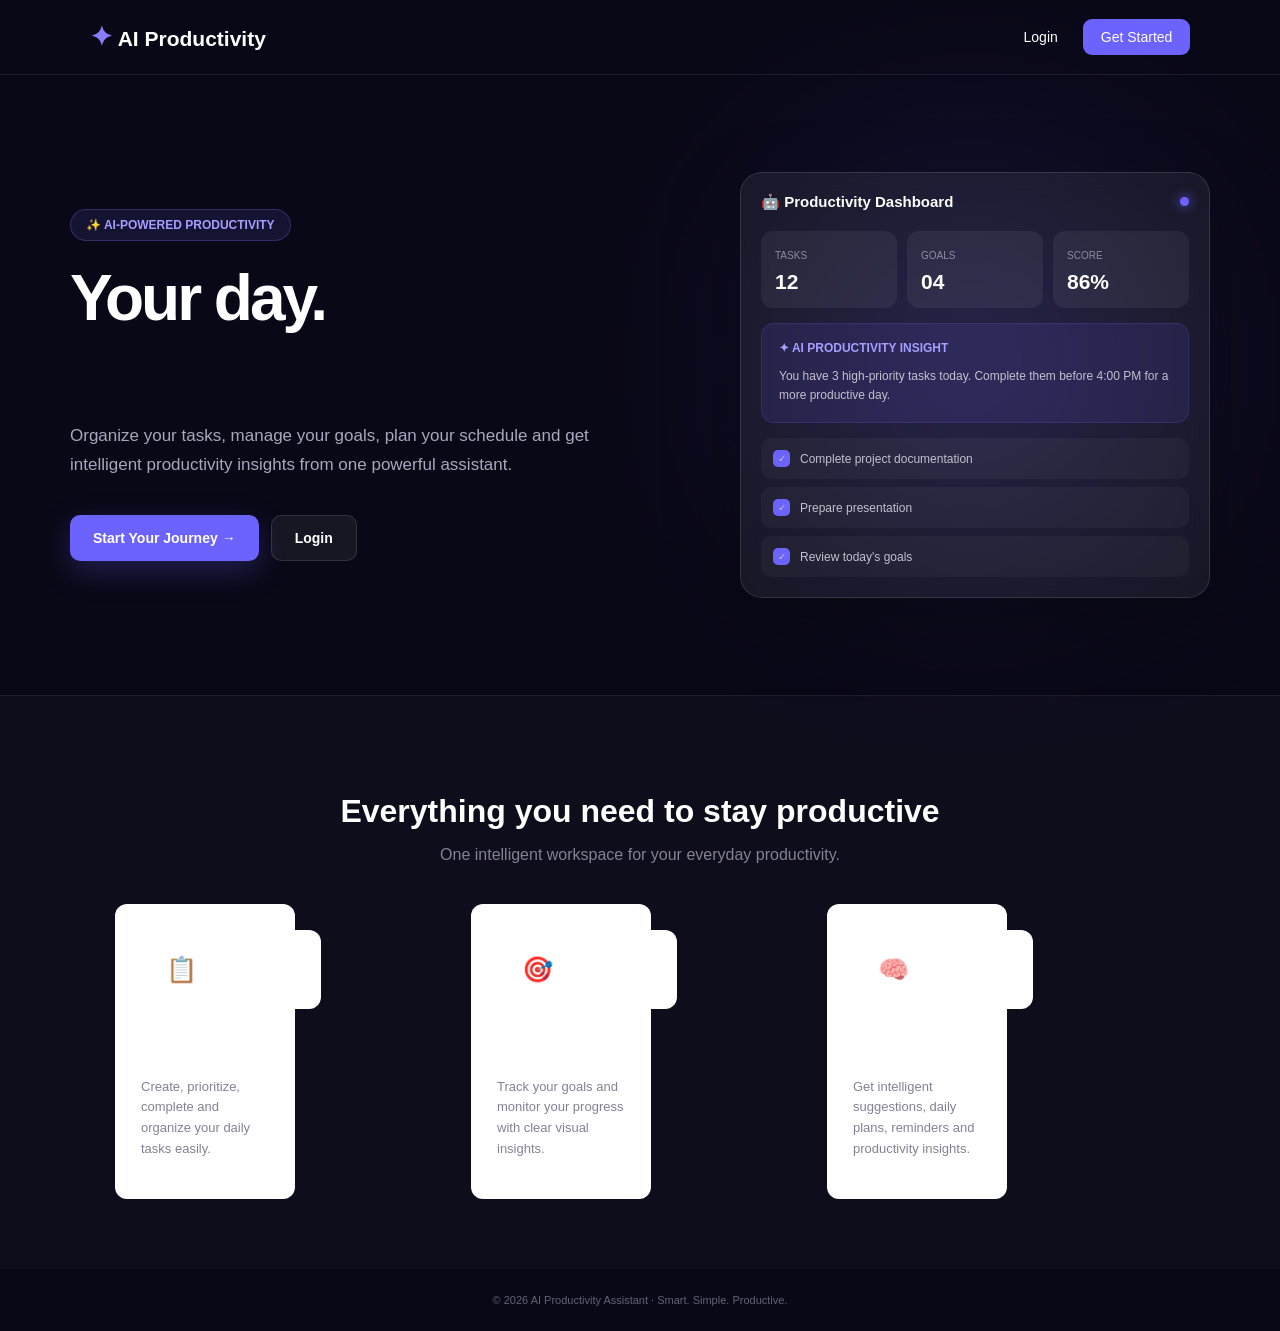
<file: frontend/index.html>
<!DOCTYPE html>
<html lang="en">

<head>
    <meta charset="UTF-8">
    <meta name="viewport" content="width=device-width, initial-scale=1.0">

    <title>AI Productivity Assistant</title>

    <link rel="stylesheet" href="style.css">

    <style>

        * {
            box-sizing: border-box;
        }

        body {
            margin: 0;
            font-family: Arial, sans-serif;
            background: #090816;
            color: white;
        }

        /* NAVBAR */

        .landing-nav {
            height: 75px;
            display: flex;
            align-items: center;
            justify-content: space-between;
            padding: 0 7%;
            border-bottom: 1px solid rgba(255,255,255,0.08);
        }

        .brand {
            font-size: 21px;
            font-weight: 700;
        }

        .brand span {
            color: #8b7cff;
            font-size: 27px;
        }

        .nav-links {
            display: flex;
            align-items: center;
            gap: 25px;
        }

        .nav-links a {
            color: #aaa7bd;
            text-decoration: none;
            font-size: 14px;
        }

        .nav-login {
            color: white !important;
        }

        .nav-register {
            background: #6c63ff;
            color: white !important;
            padding: 10px 18px;
            border-radius: 9px;
        }

        /* HERO */

        .landing-hero {
            min-height: 620px;
            display: flex;
            align-items: center;
            justify-content: space-between;
            gap: 50px;
            max-width: 1200px;
            margin: auto;
            padding: 70px 30px;
        }

        .hero-content {
            max-width: 600px;
        }

        .ai-label {
            display: inline-flex;
            align-items: center;
            gap: 8px;
            background: rgba(108,99,255,0.12);
            border: 1px solid rgba(139,124,255,0.25);
            color: #a69eff;
            padding: 8px 15px;
            border-radius: 30px;
            font-size: 12px;
            font-weight: 600;
            margin-bottom: 25px;
        }

        .hero-content h1 {
            font-size: 64px;
            line-height: 1.02;
            letter-spacing: -3px;
            margin: 0 0 25px;
        }

        .hero-content h1 span {
            background-clip: text;
            -webkit-background-clip: text;
            -webkit-text-fill-color: transparent;
            color: transparent;
        }

        .hero-content p {
            color: #aaa7bd;
            font-size: 17px;
            line-height: 1.7;
            max-width: 520px;
        }

        /* BUTTONS */

        .hero-actions {
            margin-top: 35px;
            display: flex;
            gap: 12px;
        }

        .hero-actions button {
            padding: 14px 23px;
            border-radius: 10px;
            border: none;
            font-weight: 700;
            cursor: pointer;
            font-size: 14px;
        }

        .start-btn {
            background: #6c63ff;
            color: white;
            box-shadow: 0 10px 30px rgba(108,99,255,0.25);
        }

        .start-btn:hover {
            background: #8178ff;
        }

        .login-btn {
            background: rgba(255,255,255,0.06);
            color: white;
            border: 1px solid rgba(255,255,255,0.12) !important;
        }

        /* DASHBOARD PREVIEW */

        .preview-area {
            width: 470px;
            position: relative;
        }

        .glow {
            position: absolute;
            width: 300px;
            height: 300px;
            background: #6c63ff;
            filter: blur(130px);
            opacity: 0.25;
            top: 40px;
            left: 80px;
        }

        .preview-card {
            position: relative;
            background: rgba(255,255,255,0.06);
            border: 1px solid rgba(255,255,255,0.12);
            border-radius: 22px;
            padding: 20px;
            backdrop-filter: blur(15px);
            box-shadow: 0 25px 70px rgba(0,0,0,0.35);
        }

        .preview-top {
            display: flex;
            justify-content: space-between;
            align-items: center;
            margin-bottom: 20px;
        }

        .preview-top h3 {
            margin: 0;
            font-size: 15px;
        }

        .preview-dot {
            width: 9px;
            height: 9px;
            background: #6c63ff;
            border-radius: 50%;
            box-shadow: 0 0 12px #6c63ff;
        }

        .mini-stats {
            display: grid;
            grid-template-columns: repeat(3,1fr);
            gap: 10px;
        }

        .mini-stat {
            background: rgba(255,255,255,0.06);
            padding: 14px;
            border-radius: 12px;
        }

        .mini-stat small {
            color: #8f8ba2;
            font-size: 10px;
        }

        .mini-stat strong {
            display: block;
            margin-top: 7px;
            font-size: 21px;
        }

        .ai-box {
            margin-top: 15px;
            background: rgba(108,99,255,0.12);
            border: 1px solid rgba(108,99,255,0.18);
            padding: 17px;
            border-radius: 13px;
        }

        .ai-box-title {
            color: #a69eff;
            font-size: 12px;
            font-weight: bold;
        }

        .ai-box p {
            color: #c3c0cf;
            font-size: 12px;
            line-height: 1.6;
            margin-bottom: 0;
        }

        .task-preview {
            margin-top: 15px;
        }

        .task-line {
            display: flex;
            align-items: center;
            gap: 10px;
            background: rgba(255,255,255,0.04);
            padding: 12px;
            border-radius: 10px;
            margin-top: 8px;
            font-size: 12px;
            color: #c3c0cf;
        }

        .check {
            width: 17px;
            height: 17px;
            border-radius: 5px;
            background: #6c63ff;
            display: flex;
            align-items: center;
            justify-content: center;
            font-size: 10px;
        }

        /* FEATURES */

        .features-section {
            background: #0e0d1c;
            padding: 70px 7%;
            text-align: center;
            border-top: 1px solid rgba(255,255,255,0.06);
        }

        .features-section h2 {
            font-size: 32px;
            margin-bottom: 10px;
        }

        .features-section > p {
            color: #858194;
            margin-bottom: 40px;
        }

        .features {
            max-width: 1050px;
            margin: auto;
            display: grid;
            grid-template-columns: repeat(3,1fr);
            gap: 18px;
        }

        .feature {
            text-align: left;
            padding: 25px;
            background: rgba(255,255,255,0.035);
            border: 1px solid rgba(255,255,255,0.08);
            border-radius: 16px;
            transition: 0.25s;
        }

        .feature:hover {
            transform: translateY(-5px);
            border-color: rgba(139,124,255,0.4);
        }

        .feature-icon {
            font-size: 25px;
            margin-bottom: 15px;
        }

        .feature h3 {
            font-size: 16px;
        }

        .feature p {
            color: #858194;
            font-size: 13px;
            line-height: 1.6;
        }

        /* FOOTER */

        .landing-footer {
            text-align: center;
            padding: 25px;
            background: #090816;
            color: #656274;
            font-size: 11px;
        }

        /* RESPONSIVE */

        @media(max-width: 850px) {

            .landing-hero {
                flex-direction: column;
                text-align: center;
            }

            .hero-content p {
                margin: auto;
            }

            .hero-actions {
                justify-content: center;
            }

            .preview-area {
                width: 100%;
                max-width: 470px;
            }

            .features {
                grid-template-columns: 1fr;
            }

            .hero-content h1 {
                font-size: 45px;
            }

        }

        @media(max-width: 500px) {

            .nav-links a:not(.nav-register) {
                display: none;
            }

            .landing-nav {
                padding: 0 20px;
            }

            .hero-content h1 {
                font-size: 38px;
            }

            .mini-stats {
                grid-template-columns: 1fr;
            }

        }

    </style>
</head>

<body>

    <!-- NAVBAR -->

    <nav class="landing-nav">

        <div class="brand">
            <span>✦</span> AI Productivity
        </div>

        <div class="nav-links">

            <a href="login.html" class="nav-login">
                Login
            </a>

            <a href="register.html" class="nav-register">
                Get Started
            </a>

        </div>

    </nav>


    <!-- HERO -->

    <section class="landing-hero">

        <div class="hero-content">

            <div class="ai-label">
                ✨ AI-POWERED PRODUCTIVITY
            </div>

            <h1>
                Your day.<br>
                <span>Powered by AI.</span>
            </h1>

            <p>
                Organize your tasks, manage your goals, plan your
                schedule and get intelligent productivity insights
                from one powerful assistant.
            </p>

            <div class="hero-actions">

                <button class="start-btn"
                    onclick="location.href='register.html'">
                    Start Your Journey →
                </button>

                <button class="login-btn"
                    onclick="location.href='login.html'">
                    Login
                </button>

            </div>

        </div>


        <!-- APP PREVIEW -->

        <div class="preview-area">

            <div class="glow"></div>

            <div class="preview-card">

                <div class="preview-top">

                    <h3>🤖 Productivity Dashboard</h3>

                    <div class="preview-dot"></div>

                </div>


                <div class="mini-stats">

                    <div class="mini-stat">
                        <small>TASKS</small>
                        <strong>12</strong>
                    </div>

                    <div class="mini-stat">
                        <small>GOALS</small>
                        <strong>04</strong>
                    </div>

                    <div class="mini-stat">
                        <small>SCORE</small>
                        <strong>86%</strong>
                    </div>

                </div>


                <div class="ai-box">

                    <div class="ai-box-title">
                        ✦ AI PRODUCTIVITY INSIGHT
                    </div>

                    <p>
                        You have 3 high-priority tasks today.
                        Complete them before 4:00 PM for a more
                        productive day.
                    </p>

                </div>


                <div class="task-preview">

                    <div class="task-line">
                        <div class="check">✓</div>
                        Complete project documentation
                    </div>

                    <div class="task-line">
                        <div class="check">✓</div>
                        Prepare presentation
                    </div>

                    <div class="task-line">
                        <div class="check">✓</div>
                        Review today's goals
                    </div>

                </div>

            </div>

        </div>

    </section>


    <!-- FEATURES -->

    <section class="features-section">

        <h2>Everything you need to stay productive</h2>

        <p>
            One intelligent workspace for your everyday productivity.
        </p>


        <div class="features">

            <div class="feature">

                <div class="feature-icon">📋</div>

                <h3>Smart Task Management</h3>

                <p>
                    Create, prioritize, complete and organize
                    your daily tasks easily.
                </p>

            </div>


            <div class="feature">

                <div class="feature-icon">🎯</div>

                <h3>Goals & Progress</h3>

                <p>
                    Track your goals and monitor your progress
                    with clear visual insights.
                </p>

            </div>


            <div class="feature">

                <div class="feature-icon">🧠</div>

                <h3>AI Productivity Assistant</h3>

                <p>
                    Get intelligent suggestions, daily plans,
                    reminders and productivity insights.
                </p>

            </div>

        </div>

    </section>


    <footer class="landing-footer">

        © 2026 AI Productivity Assistant
        · Smart. Simple. Productive.

    </footer>


</body>

</html>
</file>
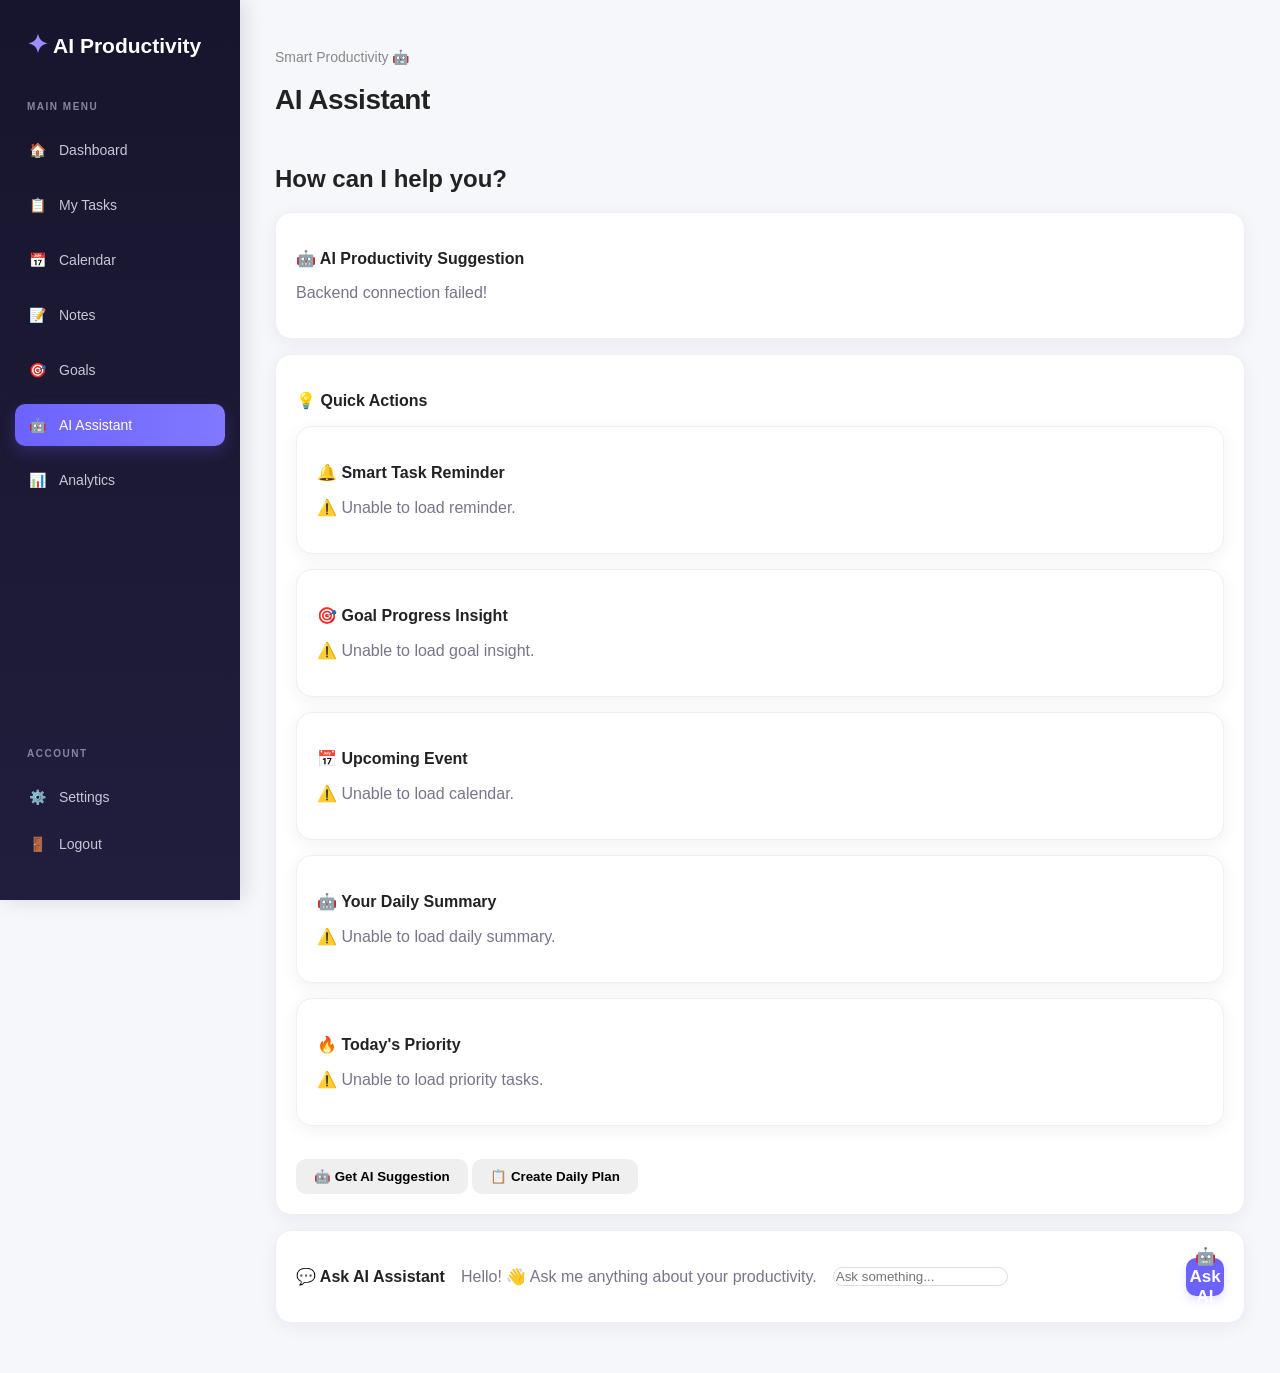
<file: frontend/ai-assistant.html>
<!DOCTYPE html>
<html lang="en">

<head>
    <meta charset="UTF-8">
    <meta name="viewport" content="width=device-width, initial-scale=1.0">
    <title>AI Assistant</title>
    <link rel="stylesheet" href="style.css">
</head>

<body class="dashboard-page">

<aside class="sidebar">

    <div class="dash-logo">
        <span>✦</span> AI Productivity
    </div>

    <div class="menu-title">MAIN MENU</div>

    <nav>

        <a href="dashboard.html">
            🏠 <span>Dashboard</span>
        </a>

        <a href="tasks.html">
            📋 <span>My Tasks</span>
        </a>

        <a href="calendar.html">
            📅 <span>Calendar</span>
        </a>

        <a href="notes.html">
            📝 <span>Notes</span>
        </a>

        <a href="goals.html">
            🎯 <span>Goals</span>
        </a>

        <a href="ai-assistant.html" class="active">
            🤖 <span>AI Assistant</span>
        </a>

        <a href="analytics.html">
            📊 <span>Analytics</span>
        </a>

    </nav>

    <div class="sidebar-bottom">

        <div class="menu-title">ACCOUNT</div>

        <a href="settings.html">
            ⚙️ <span>Settings</span>
        </a>

        <a href="index.html" class="logout">
            🚪 <span>Logout</span>
        </a>

    </div>

</aside>

<main class="dashboard-main">

    <header class="dashboard-header">
        <div>
            <p class="small-text">Smart Productivity 🤖</p>
            <h1>AI Assistant</h1>
        </div>
    </header>

    <section class="task-section">

        <h2>How can I help you?</h2>

        <div class="task-card">

            <div>
                <h3>🤖 AI Productivity Suggestion</h3>

                <p id="suggestion">
                    Loading your tasks...
                </p>
            </div>

        </div>

        <div class="task-card">

            <div>

                <h3>💡 Quick Actions</h3>
                <div class="task-card">

    <div>
        <h3>🔔 Smart Task Reminder</h3>

        <p id="reminder">
            Loading reminder...
        </p>
    </div>

</div>
<div class="task-card">

    <div>
        <h3>🎯 Goal Progress Insight</h3>

        <p id="goalSuggestion">
            Loading goal insight...
        </p>
    </div>

</div>
<div class="task-card">

    <div>
        <h3>📅 Upcoming Event</h3>

        <p id="calendarSuggestion">
            Loading calendar...
        </p>
    </div>

</div>
<div class="task-card">

    <div>
        <h3>🤖 Your Daily Summary</h3>

        <p id="dailySummary">
            Loading your daily summary...
        </p>
    </div>

</div>
<div class="task-card">

    <div>
        <h3>🔥 Today's Priority</h3>

        <p id="priorityTasks">
            Loading priority tasks...
        </p>
    </div>

</div>

                <br>

                <button type="button" onclick="showSuggestion()">
                    🤖 Get AI Suggestion
                </button>

                <button type="button" onclick="createPlan()">
                    📋 Create Daily Plan
                </button>

            </div>

        </div>

        <div class="task-card">

    <h3>💬 Ask AI Assistant</h3>

    <p id="aiReply">
        Hello! 👋 Ask me anything about your productivity.
    </p>

    <input
        type="text"
        id="aiQuestion"
        placeholder="Ask something..."
    >

    <br><br>

    <button type="button" onclick="askAI()">
        🤖 Ask AI
    </button>

</div>
    </section>

</main>


<script>

let tasks = [];

function getUserId() {
    let user = JSON.parse(localStorage.getItem("user"));
    return user ? user.id : 1;
}

async function loadTasks() {

    try {

        let response = await fetch(
            "https://ai-powered-personal-productivity.onrender.com/api/tasks?user_id=" + getUserId()
        );

        tasks = await response.json();

        showSuggestion();

    } catch (error) {

        document.getElementById("suggestion").innerText =
            "Backend connection failed!";

        console.log(error);
    }
}


async function showSuggestion() {

    try {

        let response = await fetch(
            "https://ai-powered-personal-productivity.onrender.com/api/ai-suggestion/" + getUserId()
        );

        let data = await response.json();

        if (data.suggestion) {

            document.getElementById("suggestion").innerText =
                data.suggestion;

        } else {

            document.getElementById("suggestion").innerText =
                "🤖 No suggestion available.";

        }

    } catch (error) {

        document.getElementById("suggestion").innerText =
            "Backend connection failed!";

        console.log(error);
    }
}


async function createPlan() {

    document.getElementById("suggestion").innerText =
        "🤖 Creating your daily plan...";

    try {

        let response = await fetch(
            "https://ai-powered-personal-productivity.onrender.com/api/tasks?user_id=" + getUserId()
        );

        let latestTasks = await response.json();

        let pending = latestTasks.filter(function(task) {
            return Number(task.completed) === 0;
        });

        if (pending.length === 0) {

            document.getElementById("suggestion").innerText =
                "🎉 No pending tasks. Enjoy your day!";

            return;
        }

        let plan = "📋 Today's AI Plan:\n\n";

        pending.slice(0, 3).forEach(function(task, index) {

            plan +=
                (index + 1) + ". " +
                task.name + " (" +
                (task.priority || "Medium") +
                " Priority)\n";

        });

        plan += "\n☕ Take a short break after completing your tasks.";

        document.getElementById("suggestion").innerText = plan;

    } catch (error) {

        document.getElementById("suggestion").innerText =
            "⚠️ Unable to create daily plan.";

        console.log(error);
    }
}

async function askAI() {

    let question = document.getElementById("aiQuestion").value
        .toLowerCase();

    let reply = "";

    try {

        let response = await fetch(
            "https://ai-powered-personal-productivity.onrender.com/api/ai-suggestion/" + getUserId()
        );

        let data = await response.json();

        if (question.includes("today") ||
            question.includes("task")) {

            reply =
                "🤖 Based on your tasks: " +
                data.suggestion;

        }

        else if (question.includes("goal")) {

            reply =
                "🎯 You currently have " +
                data.goals +
                " goals. Keep working on them regularly!";

        }

        else if (question.includes("productivity")) {

            reply =
                "🚀 Productivity Tip: Focus on one important task at a time. " +
                data.pending_tasks +
                " tasks are currently pending.";

        }

        else if (question.includes("study")) {

            reply =
                "📚 Study Tip: Study for 45 minutes, take a 10-minute break, " +
                "and then continue with your next task.";

        }

        else {

            reply =
                "🤖 " +
                data.suggestion +
                " You have " +
                data.pending_tasks +
                " pending tasks.";

        }

    } catch (error) {

        reply = "⚠️ Unable to connect with the AI Assistant.";

        console.log(error);
    }

    document.getElementById("aiReply").innerText = reply;
}
async function loadReminder() {

    try {

        let response = await fetch(
            "https://ai-powered-personal-productivity.onrender.com/api/ai-reminder/" + getUserId()
        );

        let data = await response.json();

        document.getElementById("reminder").innerText =
            data.reminder;

    } catch (error) {

        document.getElementById("reminder").innerText =
            "⚠️ Unable to load reminder.";

        console.log(error);
    }
}
async function loadGoalSuggestion() {

    try {

        let response = await fetch(
            "https://ai-powered-personal-productivity.onrender.com/api/ai-goal/" + getUserId()
        );

        let data = await response.json();

        document.getElementById("goalSuggestion").innerText =
            data.goal_suggestion;

    } catch (error) {

        document.getElementById("goalSuggestion").innerText =
            "⚠️ Unable to load goal insight.";

        console.log(error);
    }
}

async function loadCalendarSuggestion() {

    try {

        let response = await fetch(
            "https://ai-powered-personal-productivity.onrender.com/api/ai-calendar/" + getUserId()
        );

        let data = await response.json();

        document.getElementById("calendarSuggestion").innerText =
            data.calendar_suggestion;

    } catch (error) {

        document.getElementById("calendarSuggestion").innerText =
            "⚠️ Unable to load calendar.";

        console.log(error);
    }
}
async function loadDailySummary() {

    try {

        let response = await fetch(
            "https://ai-powered-personal-productivity.onrender.com/api/ai-summary/" + getUserId()
        );

        let data = await response.json();

        document.getElementById("dailySummary").innerText =
            data.summary;

    } catch (error) {

        document.getElementById("dailySummary").innerText =
            "⚠️ Unable to load daily summary.";

        console.log(error);
    }
}
async function loadPriorityTasks() {

    try {

        let response = await fetch(
            "https://ai-powered-personal-productivity.onrender.com/api/ai-priority/" + getUserId()
        );

        let data = await response.json();

        let box = document.getElementById("priorityTasks");

        if (data.tasks.length === 0) {

            box.innerText = "🎉 No pending tasks!";

            return;
        }

        let text = "";

        data.tasks.forEach(function(task, index) {

            text +=
                (index + 1) +
                ". " +
                task.name +
                " — " +
                task.priority +
                " Priority\n";

        });

        box.innerText = text;

    } catch (error) {

        document.getElementById("priorityTasks").innerText =
            "⚠️ Unable to load priority tasks.";

        console.log(error);
    }
}
loadTasks();
loadReminder();
loadGoalSuggestion();
loadCalendarSuggestion();
loadDailySummary();
loadPriorityTasks();
</script>

</body>
</html>
</file>
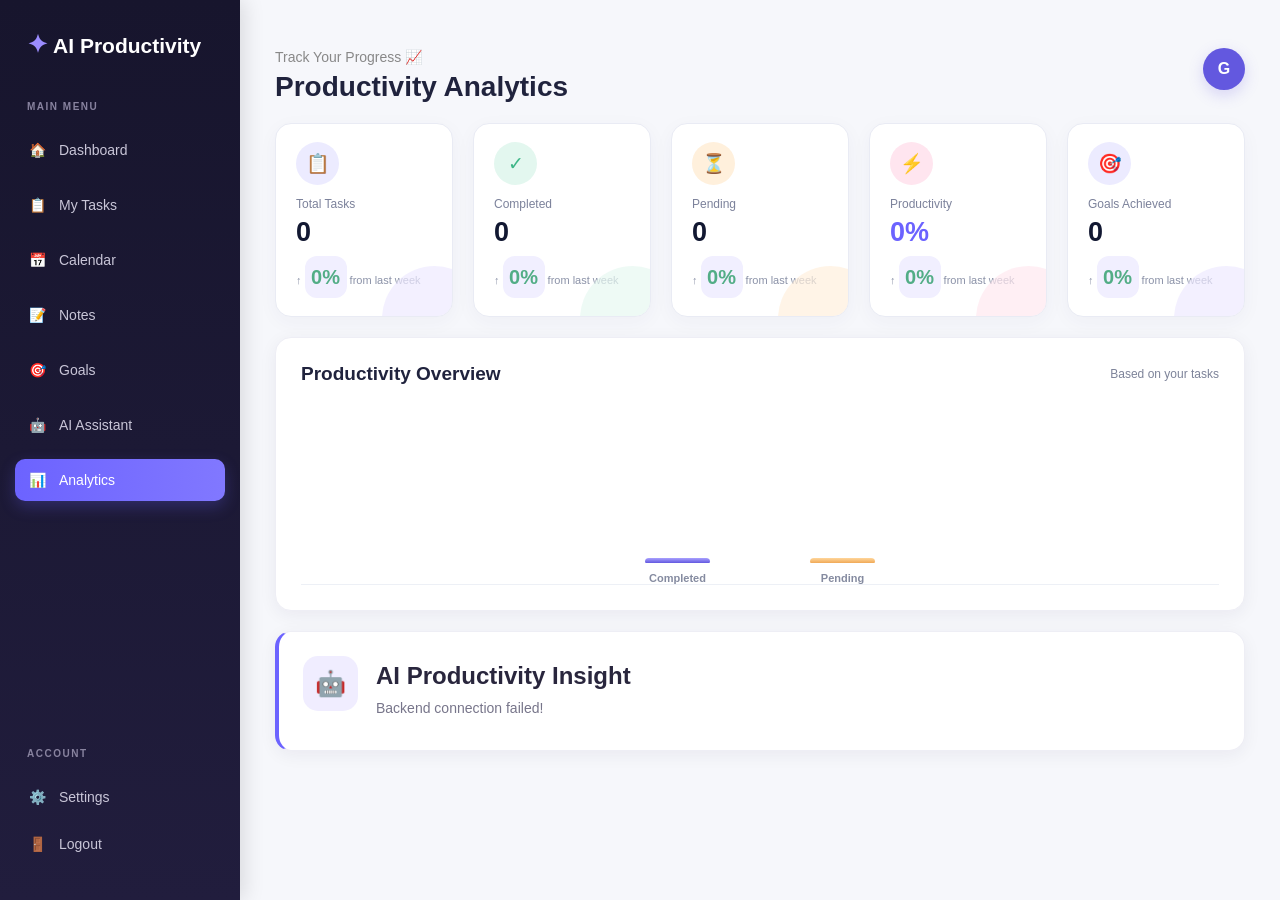
<file: frontend/analytics.html>
<!DOCTYPE html>
<html lang="en">
<head>
<meta charset="UTF-8">
<meta name="viewport" content="width=device-width, initial-scale=1.0">

<title>Analytics - AI Productivity Assistant</title>

<link rel="stylesheet" href="style.css">

<style>

/* =================================
   ANALYTICS STAT CARDS
================================= */

.analytics-page .stats{
    display:grid;
    grid-template-columns:repeat(5,1fr);
    gap:20px;
    margin-bottom:20px;
}

.analytics-page .stat-card{
    position:relative;
    overflow:hidden;
    background:white;
    border:1px solid #e9ebf4;
    border-radius:16px;
    min-height:145px;
    padding:18px 20px;
    box-shadow:0 5px 20px rgba(42,52,100,.04);
    transition:.25s;
}

.analytics-page .stat-card:hover{
    transform:translateY(-3px);
    box-shadow:0 12px 28px rgba(42,52,100,.09);
}

.analytics-page .stat-icon{
    width:43px;
    height:43px;
    border-radius:50%;
    display:flex;
    align-items:center;
    justify-content:center;
    font-size:19px;
}

.analytics-page .icon-purple{
    background:#ecebff;
    color:#685de1;
}

.analytics-page .icon-green{
    background:#e3f7ef;
    color:#3db687;
}

.analytics-page .icon-orange{
    background:#fff0dc;
    color:#e9a34d;
}

.analytics-page .icon-pink{
    background:#ffe5ef;
    color:#ed547e;
}

.analytics-page .stat-card p{
    color:#7c829b;
    font-size:12px;
    margin:12px 0 6px;
}

.analytics-page .stat-card h2{
    margin:0;
    font-size:27px;
    color:#121832;
}

.analytics-page .stat-change{
    font-size:11px;
    margin-top:8px;
    color:#8a91a7;
}

.analytics-page .stat-change span{
    color:#52ad86;
    font-weight:700;
}

.analytics-page .stat-decoration{
    position:absolute;
    width:105px;
    height:105px;
    border-radius:50%;
    right:-35px;
    bottom:-55px;
    opacity:.7;
}

.analytics-page .dec-purple{
    background:#eeeaff;
}

.analytics-page .dec-green{
    background:#e7f8f1;
}

.analytics-page .dec-orange{
    background:#fff0dd;
}

.analytics-page .dec-pink{
    background:#ffe8f0;
}


/* =================================
   ANALYTICS HEADER
================================= */

.analytics-page .analytics-header{
    display:flex;
    align-items:center;
    justify-content:space-between;
    margin-bottom:20px;
}

.analytics-page .analytics-header h1{
    margin:0;
    font-size:28px;
    color:#20233d;
}

.analytics-page .analytics-header .small-text{
    margin-bottom:6px;
}


/* =================================
   USER LOGO
================================= */

.analytics-page .user-circle{
    width:42px;
    height:42px;
    border-radius:50%;
    background:#6358df;
    color:white;
    display:flex;
    align-items:center;
    justify-content:center;
    font-weight:700;
    box-shadow:0 5px 15px rgba(99,88,223,.22);
}


/* =================================
   PRODUCTIVITY CARD
================================= */

.analytics-page .productivity{
    min-height:270px;
    margin-bottom:20px;
}

.analytics-page .card-heading{
    display:flex;
    align-items:center;
    justify-content:space-between;
    margin-bottom:20px;
}

.analytics-page .card-heading h2{
    margin:0;
    color:#20233d;
}

.analytics-page .card-heading span{
    color:#7d8399;
    font-size:12px;
}


/* BARS */

.analytics-page .bars{
    height:180px;
    display:flex;
    align-items:flex-end;
    justify-content:center;
    gap:100px;
    border-bottom:1px solid #edf0f6;
}

.analytics-page .bars > div{
    height:100%;
    display:flex;
    flex-direction:column;
    justify-content:flex-end;
    align-items:center;
    gap:9px;
}

.analytics-page .bars i{
    display:block;
    width:65px;
    min-height:5px;
    border-radius:9px 9px 3px 3px;
    background:linear-gradient(
        to top,
        #6258df,
        #a9a1ff
    );
    transition:.5s;
}

.analytics-page .bars > div:nth-child(2) i{
    background:linear-gradient(
        to top,
        #f0a957,
        #ffd69b
    );
}

.analytics-page .bars small{
    color:#858ba0;
    font-size:11px;
}


/* =================================
   AI INSIGHT
================================= */

.analytics-page .analytics-insight{
    display:flex;
    align-items:center;
    gap:18px;
    padding:24px;
    margin-top:20px;
    border-left:4px solid #6c63ff;
}

.analytics-page .analytics-insight .ai-icon{
    width:55px;
    height:55px;
    flex-shrink:0;
    border-radius:15px;
    background:#f0edff;
    display:flex;
    align-items:center;
    justify-content:center;
    font-size:25px;
}

.analytics-page .analytics-insight h2{
    margin:0 0 7px;
    color:#29263d;
}

.analytics-page .analytics-insight p{
    margin:0;
    color:#77758a;
    line-height:1.6;
    font-size:14px;
}


/* =================================
   MOBILE
================================= */

@media(max-width:1000px){

    .analytics-page .stats{
        grid-template-columns:repeat(2,1fr);
    }

}

@media(max-width:800px){

    .analytics-page .dashboard-main{
        margin-left:70px;
        width:calc(100% - 70px);
    }

    .analytics-page .bars{
        gap:60px;
    }

}

@media(max-width:600px){

    .analytics-page .stats{
        grid-template-columns:1fr 1fr;
        gap:10px;
    }

    .analytics-page .stat-card{
        min-height:125px;
        padding:14px;
    }

    .analytics-page .stat-card h2{
        font-size:23px;
    }

    .analytics-page .bars{
        gap:35px;
    }

    .analytics-page .bars i{
        width:45px;
    }

}

</style>
</head>


<body class="dashboard-page analytics-page">


<!-- =================================
     SIDEBAR
================================= -->

<aside class="sidebar">

    <div class="dash-logo">
        <span>✦</span> AI Productivity
    </div>


    <div class="menu-title">
        MAIN MENU
    </div>


    <nav>

        <a href="dashboard.html">
            🏠 <span>Dashboard</span>
        </a>

        <a href="tasks.html">
            📋 <span>My Tasks</span>
        </a>

        <a href="calendar.html">
            📅 <span>Calendar</span>
        </a>

        <a href="notes.html">
            📝 <span>Notes</span>
        </a>

        <a href="goals.html">
            🎯 <span>Goals</span>
        </a>

        <a href="ai-assistant.html">
            🤖 <span>AI Assistant</span>
        </a>

        <a href="analytics.html" class="active">
            📊 <span>Analytics</span>
        </a>

    </nav>


    <div class="sidebar-bottom">

        <div class="menu-title">
            ACCOUNT
        </div>

        <a href="settings.html">
            ⚙️ <span>Settings</span>
        </a>

        <a href="index.html" class="logout">
            🚪 <span>Logout</span>
        </a>

    </div>

</aside>


<!-- =================================
     MAIN
================================= -->

<main class="dashboard-main">


<!-- HEADER -->

<header class="analytics-header">

    <div>

        <p class="small-text">
            Track Your Progress 📈
        </p>

        <h1>
            Productivity Analytics
        </h1>

    </div>


    <div class="user-circle" id="userLogo">
        G
    </div>

</header>


<!-- =================================
     FOUR STAT BOXES
================================= -->

<section class="stats">
<!-- TOTAL TASKS -->

    <div class="stat-card">

        <div class="stat-icon icon-purple">
            📋
        </div>

        <p>
            Total Tasks
        </p>

        <h2 id="totalTasks">
            0
        </h2>

        <div class="stat-change">
            ↑ <span>0%</span> from last week
        </div>

        <div class="stat-decoration dec-purple"></div>

    </div>

    <!-- COMPLETED -->

    <div class="stat-card">

        <div class="stat-icon icon-green">
            ✓
        </div>

        <p>
            Completed
        </p>

        <h2 id="completedTasks">
            0
        </h2>

        <div class="stat-change">
            ↑ <span>0%</span> from last week
        </div>

        <div class="stat-decoration dec-green"></div>

    </div>


    <!-- PENDING -->

    <div class="stat-card">

        <div class="stat-icon icon-orange">
            ⏳
        </div>

        <p>
            Pending
        </p>

        <h2 id="pendingTasks">
            0
        </h2>

        <div class="stat-change">
            ↑ <span>0%</span> from last week
        </div>

        <div class="stat-decoration dec-orange"></div>

    </div>


    <!-- PRODUCTIVITY -->

    <div class="stat-card">

        <div class="stat-icon icon-pink">
            ⚡
        </div>

        <p>
            Productivity
        </p>

        <h2 id="productivityScore">
            0%
        </h2>

        <div class="stat-change">
            ↑ <span>0%</span> from last week
        </div>

        <div class="stat-decoration dec-pink"></div>

    </div>

<div class="stat-card">

    <div class="stat-icon icon-purple">
        🎯
    </div>

    <p>Goals Achieved</p>

    <h2 id="goalsAchieved">
        0
    </h2>

    <div class="stat-change">
        ↑ <span>0%</span> from last week
    </div>

    <div class="stat-decoration dec-purple"></div>

</div>
</section>


<!-- =================================
     PRODUCTIVITY OVERVIEW
================================= -->

<section class="dash-card productivity">

    <div class="card-heading">

        <h2>
            Productivity Overview
        </h2>

        <span>
            Based on your tasks
        </span>

    </div>


    <div class="bars">

        <div>

            <i
                id="completedBar"
                style="height:0%">
            </i>

            <small>
                Completed
            </small>

        </div>


        <div>

            <i
                id="pendingBar"
                style="height:0%">
            </i>

            <small>
                Pending
            </small>

        </div>

    </div>

</section>


<!-- =================================
     AI INSIGHT
================================= -->

<section class="dash-card analytics-insight">


    <div class="ai-icon">
        🤖
    </div>


    <div>

        <h2>
            AI Productivity Insight
        </h2>

        <p id="insight">
            Loading your productivity insight...
        </p>

    </div>

</section>


</main>


<!-- =================================
     JAVASCRIPT
================================= -->

<script>


/* USER ID */

function getUserId(){

    let user =
        JSON.parse(
            localStorage.getItem("user")
        );

    return user ? user.id : 1;

}


/* LOAD USER */

let user =
    JSON.parse(
        localStorage.getItem("user")
    );


if(user){

    let parts =
        user.name.trim().split(" ");


    let initials =
        parts[0]
        .charAt(0)
        .toUpperCase();


    if(parts.length > 1){

        initials +=
            parts[parts.length - 1]
            .charAt(0)
            .toUpperCase();

    }


    document.getElementById("userLogo").innerText =
        initials;

}


/* ANALYTICS */

async function loadAnalytics(){

    try{


        let userId =
            getUserId();


        /* TASKS */

        let taskResponse =
            await fetch(
                "https://ai-powered-personal-productivity.onrender.com/api/tasks?user_id="
                + userId
            );


        let tasks =
            await taskResponse.json();


        /* GOALS */

        let goalResponse =
            await fetch(
                "https://ai-powered-personal-productivity.onrender.com/api/goals?user_id="
                + userId
            );


        let goals =
            await goalResponse.json();


        /* CALCULATIONS */

        let total =
            tasks.length;


        let completed =
            tasks.filter(function(task){

                return Number(task.completed) === 1;

            }).length;


        let pending =
            total - completed;


        let score =
            total > 0
            ? Math.round(
                (completed / total) * 100
            )
            : 0;


        /* DISPLAY */

        document.getElementById(
            "totalTasks"
        ).innerText =
            total;


        document.getElementById(
            "completedTasks"
        ).innerText =
            completed;


        document.getElementById(
            "pendingTasks"
        ).innerText =
            pending;


        document.getElementById(
            "productivityScore"
        ).innerText =
            score + "%";


        /* BARS */

        document.getElementById(
            "completedBar"
        ).style.height =
            (
                total > 0
                ? (completed / total) * 100
                : 0
            ) + "%";


        document.getElementById(
            "pendingBar"
        ).style.height =
            (
                total > 0
                ? (pending / total) * 100
                : 0
            ) + "%";


        /* AI INSIGHT */

        let insight =
            document.getElementById(
                "insight"
            );


        if(total === 0){

            insight.innerText =
                "No tasks available. Add some tasks to start tracking your productivity.";

        }

        else if(score === 100){

            insight.innerText =
                "Excellent work! 🎉 You have completed all your tasks. Keep maintaining this productivity.";

        }

        else if(score >= 60){

            insight.innerText =
                "Good progress! 👍 Your productivity is above average. Try completing your remaining tasks.";

        }

        else{

            insight.innerText =
                "You can improve your productivity. Focus on high-priority tasks and complete them one by one.";

        }

    }

    catch(error){

        console.log(error);


        document.getElementById(
            "insight"
        ).innerText =
            "Backend connection failed!";

    }

}


loadAnalytics();

</script>


</body>
</html>
</file>
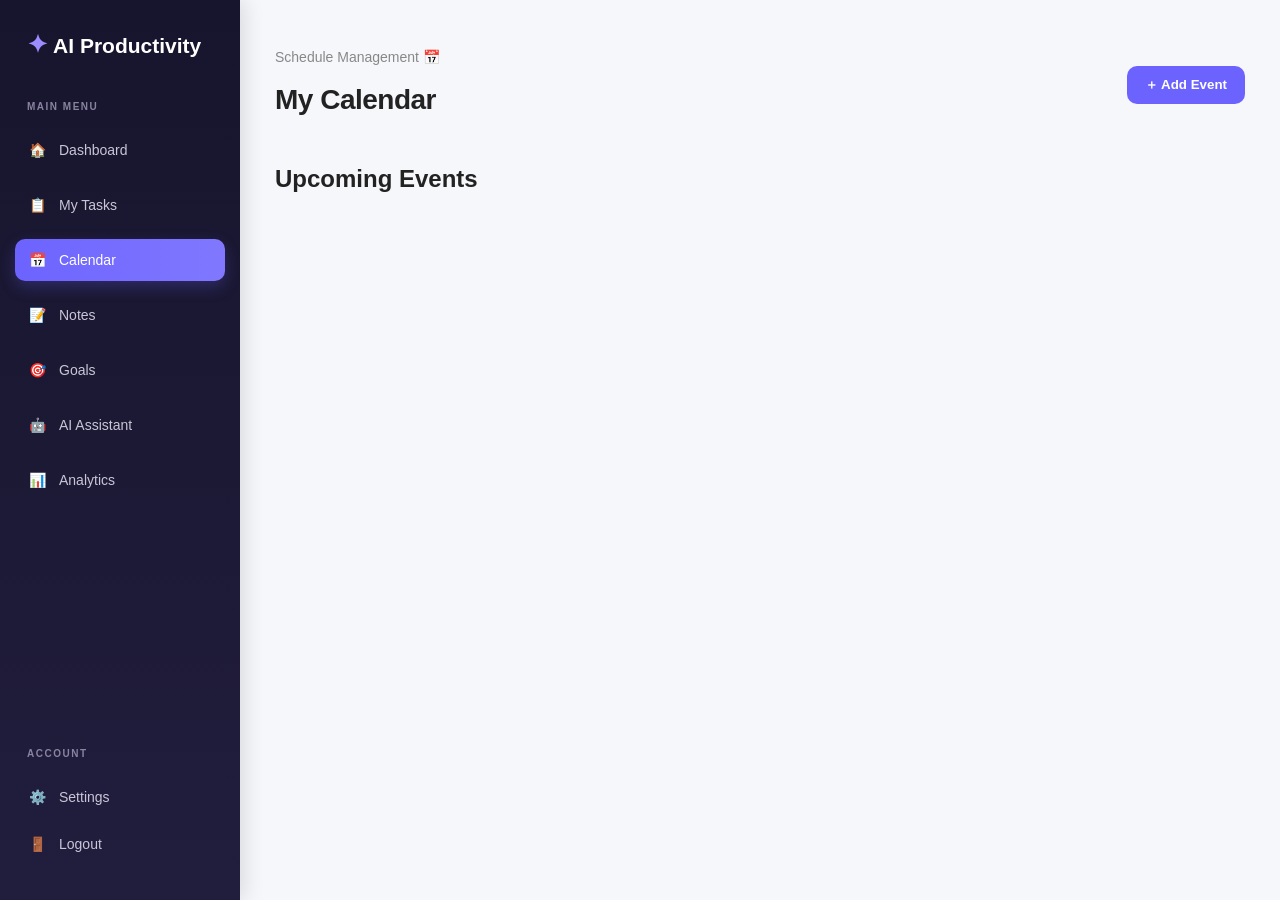
<file: frontend/calendar.html>
<!DOCTYPE html>
<html lang="en">

<head>
    <meta charset="UTF-8">
    <meta name="viewport" content="width=device-width, initial-scale=1.0">
    <title>Calendar - AI Productivity Assistant</title>
    <link rel="stylesheet" href="style.css">
</head>

<body class="dashboard-page">

<aside class="sidebar">

    <div class="dash-logo">
        <span>✦</span> AI Productivity
    </div>

    <div class="menu-title">MAIN MENU</div>

    <nav>

        <a href="dashboard.html">
            🏠 <span>Dashboard</span>
        </a>

        <a href="tasks.html">
            📋 <span>My Tasks</span>
        </a>

        <a href="calendar.html" class="active">
            📅 <span>Calendar</span>
        </a>

        <a href="notes.html">
            📝 <span>Notes</span>
        </a>

        <a href="goals.html">
            🎯 <span>Goals</span>
        </a>

        <a href="ai-assistant.html">
            🤖 <span>AI Assistant</span>
        </a>

        <a href="analytics.html">
            📊 <span>Analytics</span>
        </a>

    </nav>

    <div class="sidebar-bottom">

        <div class="menu-title">ACCOUNT</div>

        <a href="settings.html">
            ⚙️ <span>Settings</span>
        </a>

        <a href="index.html" class="logout">
            🚪 <span>Logout</span>
        </a>

    </div>

</aside>


<main class="dashboard-main">

    <header class="dashboard-header">

        <div>
            <p class="small-text">Schedule Management 📅</p>
            <h1>My Calendar</h1>
        </div>

        <button onclick="openEventForm()">＋ Add Event</button>

    </header>


    <section class="task-section">

        <h2>Upcoming Events</h2>

        <div id="eventsList"></div>

    </section>

</main>


<!-- Add Event Popup -->

<div class="task-modal" id="eventModal">

    <div class="task-form">

        <div class="form-top">

            <div>
                <p class="small-text">Plan your schedule ✨</p>
                <h2>Create New Event</h2>
            </div>

            <button class="close-btn" onclick="closeEventForm()">×</button>

        </div>


        <label>Event Name</label>

        <input
            type="text"
            id="eventName"
            placeholder="What is the event?"
        >


        <label>Event Date</label>

        <input
            type="date"
            id="eventDate"
        >


        <label>Event Time</label>

        <input
            type="time"
            id="eventTime"
        >


        <div class="form-buttons">

            <button class="cancel-btn" onclick="closeEventForm()">
                Cancel
            </button>

            <button class="save-btn" onclick="saveEvent()">
                ✓ Add Event
            </button>

        </div>

    </div>

</div>


<script>

let events = [];


function getUserId() {

    let user = JSON.parse(localStorage.getItem("user"));

    return user ? user.id : 1;
}


async function loadEvents() {

    try {

        let response = await fetch(
            "https://ai-powered-personal-productivity.onrender.com/api/events?user_id=" + getUserId()
        );

        events = await response.json();

        showEvents();

    } catch (error) {

        alert("Backend connection failed!");

        console.log(error);

    }

}


function showEvents() {

    let eventsList = document.getElementById("eventsList");

    eventsList.innerHTML = "";


    if (events.length === 0) {

        eventsList.innerHTML =
            "<p>No upcoming events. Click ＋ Add Event to create one.</p>";

        return;

    }


    events.forEach(function(event, index) {

        let card = document.createElement("div");

        card.className = "task-card";

        card.innerHTML = `
            <div>
                <h3>📅 ${event.name}</h3>

                <p>
                    ${event.event_date} • ${event.event_time}
                </p>
            </div>

            <button onclick="deleteEvent(${index})">
                🗑️
            </button>
        `;

        eventsList.appendChild(card);

    });

}


/* Open Popup */

function openEventForm() {

    document.getElementById("eventModal").style.display = "flex";

}


/* Close Popup */

function closeEventForm() {

    document.getElementById("eventModal").style.display = "none";

}


/* Save Event */

async function saveEvent() {

    let name = document.getElementById("eventName").value.trim();

    let date = document.getElementById("eventDate").value;

    let time = document.getElementById("eventTime").value;


    if (!name) {

        alert("Please enter event name.");

        return;

    }


    if (!date) {

        alert("Please select event date.");

        return;

    }


    if (!time) {

        alert("Please select event time.");

        return;

    }


    let parts = date.split("-");

    date = parts[2] + "/" + parts[1] + "/" + parts[0];


    try {

        let response = await fetch(
            "https://ai-powered-personal-productivity.onrender.com/api/events",
            {
                method: "POST",

                headers: {
                    "Content-Type": "application/json"
                },

                body: JSON.stringify({
                    user_id: getUserId(),
                    name: name,
                    event_date: date,
                    event_time: time
                })
            }
        );


        let result = await response.json();


        if (response.ok) {

            closeEventForm();

            document.getElementById("eventName").value = "";

            document.getElementById("eventDate").value = "";

            document.getElementById("eventTime").value = "";

            loadEvents();

        } else {

            alert(result.message);

        }


    } catch (error) {

        alert("Backend connection failed!");

    }

}


async function deleteEvent(index) {

    let event = events[index];


    try {

        await fetch(
            "https://ai-powered-personal-productivity.onrender.com/api/events/" + event.id,
            {
                method: "DELETE"
            }
        );

        loadEvents();

    } catch (error) {

        alert("Backend connection failed!");

    }

}


loadEvents();

</script>

</body>

</html>
</file>
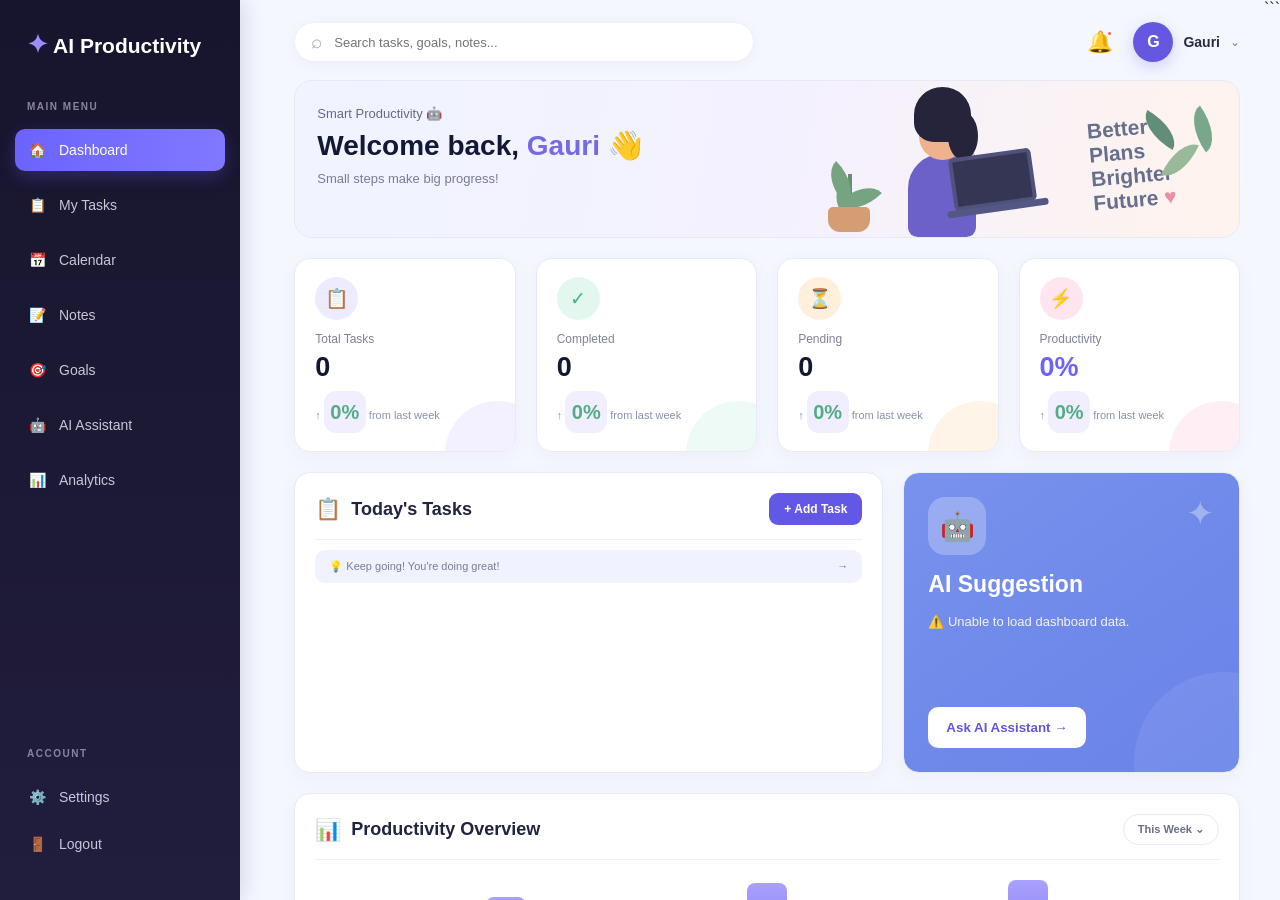
<file: frontend/dashboard.html>
html
<!DOCTYPE html>
<html lang="en">
<head>
<meta charset="UTF-8">
<meta name="viewport" content="width=device-width, initial-scale=1.0">
<title>Dashboard - AI Productivity Assistant</title>
<link rel="stylesheet" href="style.css">

<style>

/* ================================
   DASHBOARD
================================ */

.dashboard-page{
    background:#f5f7ff;
    color:#20233d;
}

.dashboard-main{
    margin-left:240px;
    width:calc(100% - 240px);
    min-height:100vh;
    padding:18px 24px 35px;
}

/* ================================
   TOP BAR
================================ */

.topbar{
    height:48px;
    display:flex;
    align-items:center;
    justify-content:space-between;
    margin-bottom:14px;
}

.search-wrapper{
    position:relative;
}

.search-box{
    width:460px;
    height:40px;
    background:white;
    border:1px solid #edf0fa;
    border-radius:22px;
    display:flex;
    align-items:center;
    padding:0 16px;
    box-shadow:0 3px 15px rgba(50,60,120,.04);
}

.search-box span{
    font-size:19px;
    color:#a3a8bd;
    margin-right:10px;
}

.search-box input{
    width:100%;
    border:none;
    outline:none;
    font-size:13px;
    color:#444;
}

.search-box input:focus{
    border:none;
    box-shadow:none;
}

/* SMART SEARCH RESULTS */

.search-results{
    display:none;
    position:absolute;
    top:47px;
    left:0;
    width:460px;
    background:white;
    border:1px solid #e8eaf3;
    border-radius:14px;
    box-shadow:0 12px 30px rgba(40,45,90,.15);
    z-index:99999;
    overflow:hidden;
}

.search-results.show{
    display:block;
}

.search-result{
    padding:12px 15px;
    display:flex;
    align-items:center;
    gap:12px;
    border-bottom:1px solid #f0f1f6;
    cursor:pointer;
}

.search-result:hover{
    background:#f6f5ff;
}

.search-result-icon{
    width:35px;
    height:35px;
    border-radius:10px;
    background:#eeecff;
    display:flex;
    align-items:center;
    justify-content:center;
    flex-shrink:0;
}

.search-result-info strong{
    display:block;
    font-size:12px;
    color:#292c45;
}

.search-result-info small{
    color:#858ba0;
    font-size:10px;
}

.search-empty{
    padding:18px;
    text-align:center;
    color:#858ba0;
    font-size:12px;
}

/* ================================
   TOP RIGHT
================================ */

.top-right{
    display:flex;
    align-items:center;
    gap:20px;
}

.notification{
    position:relative;
    font-size:21px;
    cursor:pointer;
}

.notification-dot{
    position:absolute;
    width:7px;
    height:7px;
    border-radius:50%;
    background:#ff5470;
    top:0;
    right:0;
    border:2px solid #f5f7ff;
}

.notification-panel{
    display:none;
    position:absolute;
    top:34px;
    right:-10px;
    width:320px;
    background:white;
    border:1px solid #e8eaf3;
    border-radius:14px;
    box-shadow:0 12px 35px rgba(40,45,90,.15);
    z-index:9999;
    overflow:hidden;
}

.notification-panel.show{
    display:block;
}

.notification-header{
    display:flex;
    justify-content:space-between;
    align-items:center;
    padding:15px 16px;
    border-bottom:1px solid #edf0f6;
    color:#20233d;
    font-size:14px;
}

.notification-item{
    display:flex;
    gap:12px;
    padding:14px 16px;
    border-bottom:1px solid #f0f1f6;
}

.notification-item:hover{
    background:#f7f6ff;
}

.notification-item:last-child{
    border-bottom:none;
}

.notification-icon{
    width:36px;
    height:36px;
    border-radius:10px;
    background:#f0efff;
    display:flex;
    align-items:center;
    justify-content:center;
    flex-shrink:0;
}

.notification-item strong{
    display:block;
    font-size:12px;
    color:#292c45;
    margin-bottom:4px;
}

.notification-item p{
    margin:0;
    color:#7d8298;
    font-size:11px;
    line-height:1.4;
}

.user-box{
    display:flex;
    align-items:center;
    gap:10px;
}

.user-box a{
    text-decoration:none;
    color:#292b43;
}

.user-avatar{
    width:40px;
    height:40px;
    border-radius:50%;
    background:#6358df;
    color:white;
    display:flex;
    align-items:center;
    justify-content:center;
    font-weight:700;
    box-shadow:0 5px 15px rgba(99,88,223,.25);
}

.user-name{
    font-size:14px;
    font-weight:700;
}

.user-arrow{
    color:#777c95;
    font-size:12px;
}

/* ================================
   WELCOME BANNER
================================ */

.welcome-banner{
    height:158px;
    position:relative;
    overflow:hidden;
    border-radius:18px;
    background:
        linear-gradient(
            100deg,
            #f0f4ff 0%,
            #f4f1ff 52%,
            #fff3ec 100%
        );
    border:1px solid #e7eaf5;
    margin-bottom:20px;
    padding:25px 22px;
}

.welcome-content{
    position:relative;
    z-index:5;
}

.welcome-label{
    color:#626b83;
    font-size:13px;
    margin-bottom:8px;
}

.welcome-title{
    font-size:28px;
    margin:0;
    color:#111936;
    font-weight:800;
}

.welcome-title span{
    color:#756ae5;
}

.welcome-subtitle{
    margin:9px 0 0;
    color:#777d95;
    font-size:13px;
}

/* Banner decoration */

.banner-circle{
    position:absolute;
    border-radius:50%;
}

.banner-circle.one{
    width:210px;
    height:210px;
    right:300px;
    top:-80px;
    background:#ebe9ff;
}

.banner-circle.two{
    width:120px;
    height:120px;
    right:120px;
    bottom:-55px;
    background:#ffece2;
}

.banner-leaf{
    position:absolute;
    width:22px;
    height:42px;
    border-radius:100% 0 100% 0;
    background:#78a78b;
    transform:rotate(-35deg);
}

.leaf-one{
    right:25px;
    top:27px;
}

.leaf-two{
    right:48px;
    top:58px;
    transform:rotate(25deg);
    background:#9ab99a;
}

.leaf-three{
    right:68px;
    top:28px;
    transform:rotate(-60deg);
    background:#628e77;
}

/* Illustration */

.illustration{
    position:absolute;
    right:185px;
    bottom:0;
    width:250px;
    height:155px;
}

.ill-body{
    position:absolute;
    width:68px;
    height:83px;
    background:#6c61c9;
    border-radius:35px 35px 10px 10px;
    right:78px;
    bottom:0;
}

.ill-head{
    position:absolute;
    width:47px;
    height:47px;
    border-radius:50%;
    background:#f0b18f;
    right:88px;
    bottom:77px;
    z-index:3;
}

.ill-hair{
    position:absolute;
    width:57px;
    height:55px;
    border-radius:50% 50% 35% 35%;
    background:#25243b;
    right:83px;
    bottom:95px;
    z-index:4;
}

.ill-hair::after{
    content:"";
    position:absolute;
    width:30px;
    height:48px;
    right:-7px;
    top:25px;
    background:#25243b;
    border-radius:50%;
}

.ill-arm{
    position:absolute;
    width:15px;
    height:67px;
    background:#f0b18f;
    border-radius:15px;
    right:68px;
    bottom:23px;
    transform:rotate(-25deg);
}

.ill-laptop{
    position:absolute;
    width:83px;
    height:53px;
    background:#343654;
    border:4px solid #4e527c;
    border-radius:5px;
    right:20px;
    bottom:31px;
    transform:rotate(-8deg);
    z-index:5;
}

.ill-laptop::after{
    content:"";
    position:absolute;
    width:102px;
    height:7px;
    background:#525783;
    bottom:-10px;
    left:-12px;
    border-radius:10px;
}

/* Plant */

.plant{
    position:absolute;
    left:20px;
    bottom:8px;
    width:50px;
    height:75px;
}

.plant-stem{
    width:4px;
    height:55px;
    background:#688d71;
    position:absolute;
    left:24px;
    bottom:0;
}

.plant-leaf{
    position:absolute;
    width:24px;
    height:38px;
    border-radius:100% 0 100% 0;
    background:#76a482;
}

.plant-leaf.a{
    left:5px;
    top:10px;
    transform:rotate(-45deg);
}

.plant-leaf.b{
    right:2px;
    top:25px;
    transform:rotate(45deg);
}

.plant-leaf.c{
    left:12px;
    top:35px;
    transform:rotate(-55deg);
}

.plant-pot{
    position:absolute;
    width:42px;
    height:25px;
    background:#d59d73;
    bottom:-3px;
    left:4px;
    border-radius:5px 5px 12px 12px;
}

.banner-note{
    position:absolute;
    right:65px;
    top:35px;
    color:#66708d;
    font-size:21px;
    font-weight:600;
    line-height:1.15;
    transform:rotate(-5deg);
}

.banner-heart{
    color:#e98da8;
}

/* ================================
   STAT CARDS
================================ */

.stats{
    display:grid;
    grid-template-columns:repeat(4,1fr);
    gap:20px;
    margin-bottom:20px;
}

.stat-card{
    position:relative;
    overflow:hidden;
    background:white;
    border:1px solid #e9ebf4;
    border-radius:16px;
    min-height:145px;
    padding:18px 20px;
    box-shadow:0 5px 20px rgba(42,52,100,.04);
    transition:.25s;
}

.stat-card:hover{
    transform:translateY(-3px);
    box-shadow:0 12px 28px rgba(42,52,100,.09);
}

.stat-icon{
    width:43px;
    height:43px;
    border-radius:50%;
    display:flex;
    align-items:center;
    justify-content:center;
    font-size:19px;
}

.icon-purple{
    background:#ecebff;
    color:#685de1;
}

.icon-green{
    background:#e3f7ef;
    color:#3db687;
}

.icon-orange{
    background:#fff0dc;
    color:#e9a34d;
}

.icon-pink{
    background:#ffe5ef;
    color:#ed547e;
}

.stat-card p{
    color:#7c829b;
    font-size:12px;
    margin:12px 0 6px;
}

.stat-card h2{
    margin:0;
    font-size:27px;
    color:#121832;
}

.stat-change{
    font-size:11px;
    margin-top:8px;
    color:#8a91a7;
}

.stat-change span{
    color:#52ad86;
    font-weight:700;
}

.stat-decoration{
    position:absolute;
    width:105px;
    height:105px;
    border-radius:50%;
    right:-35px;
    bottom:-55px;
    opacity:.7;
}

.dec-purple{background:#eeeaff;}
.dec-green{background:#e7f8f1;}
.dec-orange{background:#fff0dd;}
.dec-pink{background:#ffe8f0;}

/* ================================
   CONTENT GRID
================================ */

.content-grid{
    display:grid;
    grid-template-columns:1.75fr 1fr;
    gap:20px;
    margin-bottom:20px;
}

.panel{
    background:white;
    border:1px solid #e9ebf4;
    border-radius:16px;
    box-shadow:0 5px 20px rgba(42,52,100,.04);
}

/* TASK PANEL */

.task-panel{
    padding:20px;
}

.panel-header{
    display:flex;
    justify-content:space-between;
    align-items:center;
    padding-bottom:14px;
    border-bottom:1px solid #edf0f6;
}

.panel-title{
    display:flex;
    align-items:center;
    gap:10px;
}

.panel-title-icon{
    color:#6459df;
    font-size:21px;
}

.panel-header h2{
    margin:0;
    font-size:18px;
    color:#20243e;
}

.add-task{
    background:#6357e5;
    color:white;
    border:none;
    padding:9px 15px;
    border-radius:9px;
    font-size:12px;
    font-weight:700;
    cursor:pointer;
}

.add-task:hover{
    background:#5145cc;
}

/* Task */

.dash-task{
    display:flex;
    align-items:center;
    min-height:67px;
    border-bottom:1px solid #edf0f6;
    gap:13px;
}

.task-check{
    width:23px;
    height:23px;
    border:2px solid #c7cce4;
    border-radius:50%;
    flex-shrink:0;
}

.task-info{
    flex:1;
}

.task-info b{
    display:block;
    color:#272b43;
    font-size:13px;
    margin-bottom:7px;
}

.task-info small{
    color:#7f859d;
    font-size:10px;
}

.priority{
    display:inline-block;
    padding:4px 9px;
    border-radius:10px;
    font-size:10px;
    margin-left:5px;
    font-weight:600;
}

.priority.high{
    background:#ffe5ec;
    color:#e85579;
}

.priority.medium{
    background:#fff0d8;
    color:#d89535;
}

.priority.low{
    background:#e4f7ef;
    color:#41a77d;
}

.task-round{
    width:22px;
    height:22px;
    border:1px solid #d5d9e8;
    border-radius:50%;
    flex-shrink:0;
}

.more-btn{
    width:45px;
    height:43px;
    border:1px solid #edf0f6;
    background:white;
    border-radius:11px;
    color:#9298ad;
    font-size:17px;
    cursor:pointer;
}

.more-btn:hover{
    background:#f5f3ff;
    color:#665bdd;
}

.task-footer{
    background:#f0f2ff;
    margin-top:10px;
    padding:10px 14px;
    border-radius:10px;
    color:#777e96;
    font-size:11px;
    display:flex;
    justify-content:space-between;
}

/* AI CARD */

.ai-panel{
    padding:24px;
    color:white;
    position:relative;
    overflow:hidden;
    background:linear-gradient(
        145deg,
        #7892ed,
        #6882e8
    );
}

.ai-panel::before{
    content:"";
    position:absolute;
    width:180px;
    height:180px;
    border-radius:50%;
    right:-75px;
    bottom:-80px;
    background:rgba(255,255,255,.08);
}

.ai-panel::after{
    content:"✦";
    position:absolute;
    right:25px;
    top:20px;
    font-size:34px;
    color:rgba(255,255,255,.35);
}

.ai-icon{
    width:58px;
    height:58px;
    border-radius:17px;
    background:rgba(255,255,255,.25);
    display:flex;
    align-items:center;
    justify-content:center;
    font-size:28px;
    margin-bottom:16px;
}

.ai-panel h2{
    margin:0 0 12px;
    font-size:23px;
}

.ai-panel p{
    font-size:13px;
    line-height:1.7;
    color:#f1f3ff;
    min-height:78px;
}

.ai-button{
    background:white;
    color:#6357d5;
    border:none;
    padding:13px 18px;
    border-radius:10px;
    font-weight:700;
    cursor:pointer;
    margin-top:5px;
}

.ai-button:hover{
    transform:translateY(-2px);
}

/* PRODUCTIVITY */

.productivity-panel{
    padding:20px;
}

.week-btn{
    background:white;
    border:1px solid #e7eaf2;
    padding:8px 14px;
    border-radius:18px;
    color:#697087;
    font-size:11px;
}

.bars{
    height:165px;
    display:flex;
    align-items:flex-end;
    gap:30px;
    padding:20px 10px 0;
    border-bottom:1px solid #edf0f6;
}

.bars > div{
    flex:1;
    height:100%;
    display:flex;
    flex-direction:column;
    justify-content:flex-end;
    align-items:center;
    gap:8px;
}

.bars i{
    display:block;
    width:40px;
    max-width:75%;
    min-height:7px;
    border-radius:8px 8px 3px 3px;
    background:linear-gradient(
        to top,
        #6258df,
        #a9a1ff
    );
}

.bars small{
    color:#858ba0;
    font-size:10px;
}

/* RESPONSIVE */

@media(max-width:1100px){

    .dashboard-main{
        padding:18px;
    }

    .search-box{
        width:350px;
    }

    .search-results{
        width:350px;
    }

    .stats{
        grid-template-columns:repeat(2,1fr);
    }

    .content-grid{
        grid-template-columns:1fr;
    }

    .illustration{
        right:120px;
    }
}

@media(max-width:800px){

    .dashboard-main{
        margin-left:70px;
        width:calc(100% - 70px);
    }

    .search-box{
        width:250px;
    }

    .search-results{
        width:250px;
    }

    .welcome-title{
        font-size:23px;
    }

    .banner-note{
        display:none;
    }

    .illustration{
        opacity:.35;
        right:40px;
    }
}

@media(max-width:600px){

    .dashboard-main{
        padding:14px;
    }

    .topbar{
        height:auto;
    }

    .search-box{
        width:100%;
    }

    .search-results{
        width:100%;
    }

    .top-right{
        gap:10px;
    }

    .user-name,
    .user-arrow{
        display:none;
    }

    .welcome-banner{
        height:150px;
    }

    .welcome-title{
        font-size:21px;
    }

    .stats{
        grid-template-columns:1fr 1fr;
        gap:10px;
    }

    .stat-card{
        min-height:125px;
        padding:14px;
    }

    .stat-card h2{
        font-size:23px;
    }

    .bars{
        gap:8px;
    }

    .bars i{
        width:25px;
    }
}

</style>
</head>

<body class="dashboard-page">

<!-- SIDEBAR -->

<aside class="sidebar">

    <div class="dash-logo">
        <span>✦</span> AI Productivity
    </div>

    <div class="menu-title">MAIN MENU</div>

    <nav>

        <a href="dashboard.html" class="active">
            🏠 <span>Dashboard</span>
        </a>

        <a href="tasks.html">
            📋 <span>My Tasks</span>
        </a>

        <a href="calendar.html">
            📅 <span>Calendar</span>
        </a>

        <a href="notes.html">
            📝 <span>Notes</span>
        </a>

        <a href="goals.html">
            🎯 <span>Goals</span>
        </a>

        <a href="ai-assistant.html">
            🤖 <span>AI Assistant</span>
        </a>

        <a href="analytics.html">
            📊 <span>Analytics</span>
        </a>

    </nav>

    <div class="sidebar-bottom">

        <div class="menu-title">
            ACCOUNT
        </div>

        <a href="settings.html">
            ⚙️ <span>Settings</span>
        </a>

        <a href="index.html" class="logout">
            🚪 <span>Logout</span>
        </a>

    </div>

</aside>

<!-- MAIN -->

<main class="dashboard-main">

<!-- TOP BAR -->

<div class="topbar">

    <div class="search-wrapper">

        <div class="search-box">

            <span>⌕</span>

            <input
                type="text"
                id="dashboardSearch"
                placeholder="Search tasks, goals, notes..."
                autocomplete="off"
                oninput="searchDashboard()"
            >

        </div>

        <div
            class="search-results"
            id="searchResults">
        </div>

    </div>

    <div class="top-right">

        <div class="notification" onclick="toggleNotifications()">

            🔔

            <span class="notification-dot"></span>

            <div
                class="notification-panel"
                id="notificationPanel">

                <div class="notification-header">
                    <strong>Notifications</strong>
                    <span>🔔</span>
                </div>

                <div class="notification-item">

                    <span class="notification-icon">
                        📋
                    </span>

                    <div>
                        <strong>Task Reminder</strong>
                        <p>
                            You have pending tasks to complete.
                        </p>
                    </div>

                </div>

                <div class="notification-item">

                    <span class="notification-icon">
                        🎯
                    </span>

                    <div>
                        <strong>Goal Progress</strong>
                        <p>
                            Keep working on your goals!
                        </p>
                    </div>

                </div>

                <div class="notification-item">

                    <span class="notification-icon">
                        🤖
                    </span>

                    <div>
                        <strong>AI Suggestion</strong>
                        <p>
                            Your AI assistant has a suggestion for you.
                        </p>
                    </div>

                </div>

            </div>

        </div>

        <div class="user-box">

            <a href="profile.html">

                <div
                    class="user-avatar"
                    id="userLogo">
                    G
                </div>

            </a>

            <a href="profile.html">

                <span
                    class="user-name"
                    id="topUserName">
                    Gauri
                </span>

            </a>

            <span class="user-arrow">
                ⌄
            </span>

        </div>

    </div>

</div>

<!-- WELCOME BANNER -->

<section class="welcome-banner">

    <div class="welcome-content">

        <div class="welcome-label">
            Smart Productivity 🤖
        </div>

        <h1 class="welcome-title">
            Welcome back,
            <span id="userName">Gauri</span> 👋
        </h1>

        <p class="welcome-subtitle">
            Small steps make big progress!
        </p>

    </div>

    <div class="illustration">

        <div class="plant">

            <div class="plant-stem"></div>

            <div class="plant-leaf a"></div>
            <div class="plant-leaf b"></div>
            <div class="plant-leaf c"></div>

            <div class="plant-pot"></div>

        </div>

        <div class="ill-body"></div>
        <div class="ill-head"></div>
        <div class="ill-hair"></div>
        <div class="ill-arm"></div>
        <div class="ill-laptop"></div>

    </div>

    <div class="banner-note">
        Better<br>
        Plans<br>
        Brighter<br>
        Future
        <span class="banner-heart">♥</span>
    </div>

    <div class="banner-leaf leaf-one"></div>
    <div class="banner-leaf leaf-two"></div>
    <div class="banner-leaf leaf-three"></div>

</section>

<!-- STATS -->

<section class="stats">

    <div class="stat-card">

        <div class="stat-icon icon-purple">
            📋
        </div>

        <p>Total Tasks</p>

        <h2 id="totalTasks">0</h2>

        <div class="stat-change">
            ↑ <span>0%</span> from last week
        </div>

        <div class="stat-decoration dec-purple"></div>

    </div>

    <div class="stat-card">

        <div class="stat-icon icon-green">
            ✓
        </div>

        <p>Completed</p>

        <h2 id="completedTasks">0</h2>

        <div class="stat-change">
            ↑ <span>0%</span> from last week
        </div>

        <div class="stat-decoration dec-green"></div>

    </div>

    <div class="stat-card">

        <div class="stat-icon icon-orange">
            ⏳
        </div>

        <p>Pending</p>

        <h2 id="pendingTasks">0</h2>

        <div class="stat-change">
            ↑ <span>0%</span> from last week
        </div>

        <div class="stat-decoration dec-orange"></div>

    </div>

    <div class="stat-card">

        <div class="stat-icon icon-pink">
            ⚡
        </div>

        <p>Productivity</p>

        <h2 id="productivityScore">0%</h2>

        <div class="stat-change">
            ↑ <span>0%</span> from last week
        </div>

        <div class="stat-decoration dec-pink"></div>

    </div>

</section>

<!-- TASK + AI -->

<section class="content-grid">

    <div class="panel task-panel">

        <div class="panel-header">

            <div class="panel-title">

                <span class="panel-title-icon">
                    📋
                </span>

                <h2>
                    Today's Tasks
                </h2>

            </div>

            <button
                class="add-task"
                onclick="addTask()">

                + Add Task

            </button>

        </div>

        <div id="todayTasks"></div>

        <div class="task-footer">

            <span>
                💡 Keep going! You're doing great!
            </span>

            <span>
                →
            </span>

        </div>

    </div>

    <div class="panel ai-panel">

        <div class="ai-icon">
            🤖
        </div>

        <h2>
            AI Suggestion
        </h2>

        <p id="aiSuggestion">
            Loading AI suggestion...
        </p>

        <button
            class="ai-button"
            onclick="window.location.href='ai-assistant.html'">

            Ask AI Assistant →

        </button>

    </div>

</section>

<!-- PRODUCTIVITY -->

<section class="panel productivity-panel">

    <div class="panel-header">

        <div class="panel-title">

            <span class="panel-title-icon">
                📊
            </span>

            <h2>
                Productivity Overview
            </h2>

        </div>

        <button class="week-btn">
            This Week ⌄
        </button>

    </div>

    <div class="bars">

        <div>
            <i style="height:60%"></i>
            <small>Mon</small>
        </div>

        <div>
            <i style="height:75%"></i>
            <small>Tue</small>
        </div>

        <div>
            <i style="height:50%"></i>
            <small>Wed</small>
        </div>

        <div>
            <i style="height:85%"></i>
            <small>Thu</small>
        </div>

        <div>
            <i style="height:70%"></i>
            <small>Fri</small>
        </div>

        <div>
            <i style="height:90%"></i>
            <small>Sat</small>
        </div>

        <div>
            <i style="height:65%"></i>
            <small>Sun</small>
        </div>

    </div>

</section>

</main>

<!-- JAVASCRIPT -->

<script>

/* =================================
   GLOBAL TASK DATA
================================= */

let tasks = [];


/* =================================
   GET USER ID
================================= */

function getUserId(){

    let user =
        JSON.parse(localStorage.getItem("user"));

    return user ? user.id : 1;
}


/* =================================
   LOAD DASHBOARD
================================= */

async function loadDashboard(){

    try{

        let user =
            JSON.parse(localStorage.getItem("user"));

        let userId =
            user ? user.id : 1;


        /* USER NAME */

        if(user){

            document.getElementById("userName").innerText =
                user.name;

            document.getElementById("topUserName").innerText =
                user.name;


            let parts =
                user.name.trim().split(" ");


            let initials =
                parts[0].charAt(0).toUpperCase();


            if(parts.length > 1){

                initials +=
                    parts[parts.length - 1]
                    .charAt(0)
                    .toUpperCase();

            }


            document.getElementById("userLogo").innerText =
                initials;

        }


        /* =================================
           TASK API
        ================================= */

        let response =
            await fetch(
                "https://ai-powered-personal-productivity.onrender.com/api/tasks?user_id="
                + userId
            );


        if(!response.ok){

            throw new Error("Task API failed");

        }


        /* IMPORTANT:
           NO "let" HERE
        */

        tasks =
            await response.json();


        /* =================================
           STATS
        ================================= */

        let total =
            tasks.length;


        let completed =
            tasks.filter(function(task){

                return Number(task.completed) === 1;

            }).length;


        let pending =
            total - completed;


        let score =
            total > 0
            ? Math.round((completed / total) * 100)
            : 0;


        document.getElementById("totalTasks").innerText =
            total;

        document.getElementById("completedTasks").innerText =
            completed;

        document.getElementById("pendingTasks").innerText =
            pending;

        document.getElementById("productivityScore").innerText =
            score + "%";


        /* =================================
           TODAY TASKS
        ================================= */

        let todayTasks =
            document.getElementById("todayTasks");


        todayTasks.innerHTML = "";


        if(tasks.length === 0){

            todayTasks.innerHTML =
                "<p style='padding:20px;color:#888'>No tasks available. 🎉</p>";

        }

        else{

            tasks.slice(0,5).forEach(function(task){

                let div =
                    document.createElement("div");


                div.className =
                    "dash-task";


                let priority =
                    String(task.priority || "Medium")
                    .toLowerCase();


                div.innerHTML = `

                    <div class="task-check"></div>

                    <div class="task-info">

                        <b>
                            ${task.name}

                            <span class="priority ${priority}">
                                ${task.priority || "Medium"}
                            </span>

                        </b>

                        <small>
                            📅 ${task.due_date || "Not set"}
                        </small>

                    </div>

                    <div class="task-round"></div>

                    <button
                        class="more-btn"
                        type="button">

                        •••

                    </button>

                `;


                todayTasks.appendChild(div);

            });

        }


        /* =================================
           AI SUGGESTION
        ================================= */

        let suggestion =
            document.getElementById("aiSuggestion");


        let pendingTasks =
            tasks.filter(function(task){

                return Number(task.completed) === 0;

            });


        let highTask =
            pendingTasks.find(function(task){

                return String(task.priority || "")
                    .toLowerCase() === "high";

            });


        if(pendingTasks.length === 0){

            suggestion.innerText =
                "Great! 🎉 All your tasks are completed. Keep up the good work!";

        }

        else if(highTask){

            suggestion.innerText =
                "You have " +
                pendingTasks.length +
                " pending tasks. Start with your high-priority task: " +
                highTask.name +
                ".";

        }

        else{

            suggestion.innerText =
                "You have " +
                pendingTasks.length +
                " pending tasks. Start with the most important task first.";

        }

    }

    catch(error){

        console.log(error);

        document.getElementById("aiSuggestion").innerText =
            "⚠️ Unable to load dashboard data.";

    }

}


/* =================================
   NOTIFICATION
================================= */

function toggleNotifications(){

    let panel =
        document.getElementById("notificationPanel");

    panel.classList.toggle("show");

}


/* =================================
   ADD TASK
================================= */

function addTask(){

    window.location.href =
        "tasks.html";

}


/* =================================
   SMART SEARCH
================================= */

function searchDashboard(){

    let input =
        document.getElementById("dashboardSearch");

    let results =
        document.getElementById("searchResults");


    let search =
        input.value
        .toLowerCase()
        .trim();


    /* Empty search */

    if(search === ""){

        results.innerHTML = "";

        results.classList.remove("show");

        return;

    }


    /* Search actual backend tasks */

    let matchedTasks =
        tasks.filter(function(task){

            return String(task.name || "")
                .toLowerCase()
                .includes(search);

        });


    results.innerHTML = "";


    /* No result */

    if(matchedTasks.length === 0){

        results.innerHTML = `

            <div class="search-empty">

                🔍 No matching task found

            </div>

        `;

        results.classList.add("show");

        return;

    }


    /* Show results */

    matchedTasks
        .slice(0,5)
        .forEach(function(task){

            let item =
                document.createElement("div");


            item.className =
                "search-result";


            let status =
                Number(task.completed) === 1
                ? "Completed"
                : "Pending";


            item.innerHTML = `

                <div class="search-result-icon">
                    📋
                </div>

                <div class="search-result-info">

                    <strong>
                        ${task.name}
                    </strong>

                    <small>
                        ${task.priority || "Medium"} Priority
                        •
                        ${status}
                    </small>

                </div>

            `;


            /* Click result */

            item.onclick =
                function(){

                    window.location.href =
                        "tasks.html";

                };


            results.appendChild(item);

        });


    results.classList.add("show");

}


/* =================================
   CLOSE SEARCH WHEN CLICKING OUTSIDE
================================= */

document.addEventListener(
    "click",
    function(event){

        let wrapper =
            document.querySelector(".search-wrapper");

        let results =
            document.getElementById("searchResults");


        if(
            wrapper &&
            !wrapper.contains(event.target)
        ){

            results.classList.remove("show");

        }

    }
);


/* =================================
   LOAD
================================= */

loadDashboard();

</script>

</body>
</html>
```
</file>
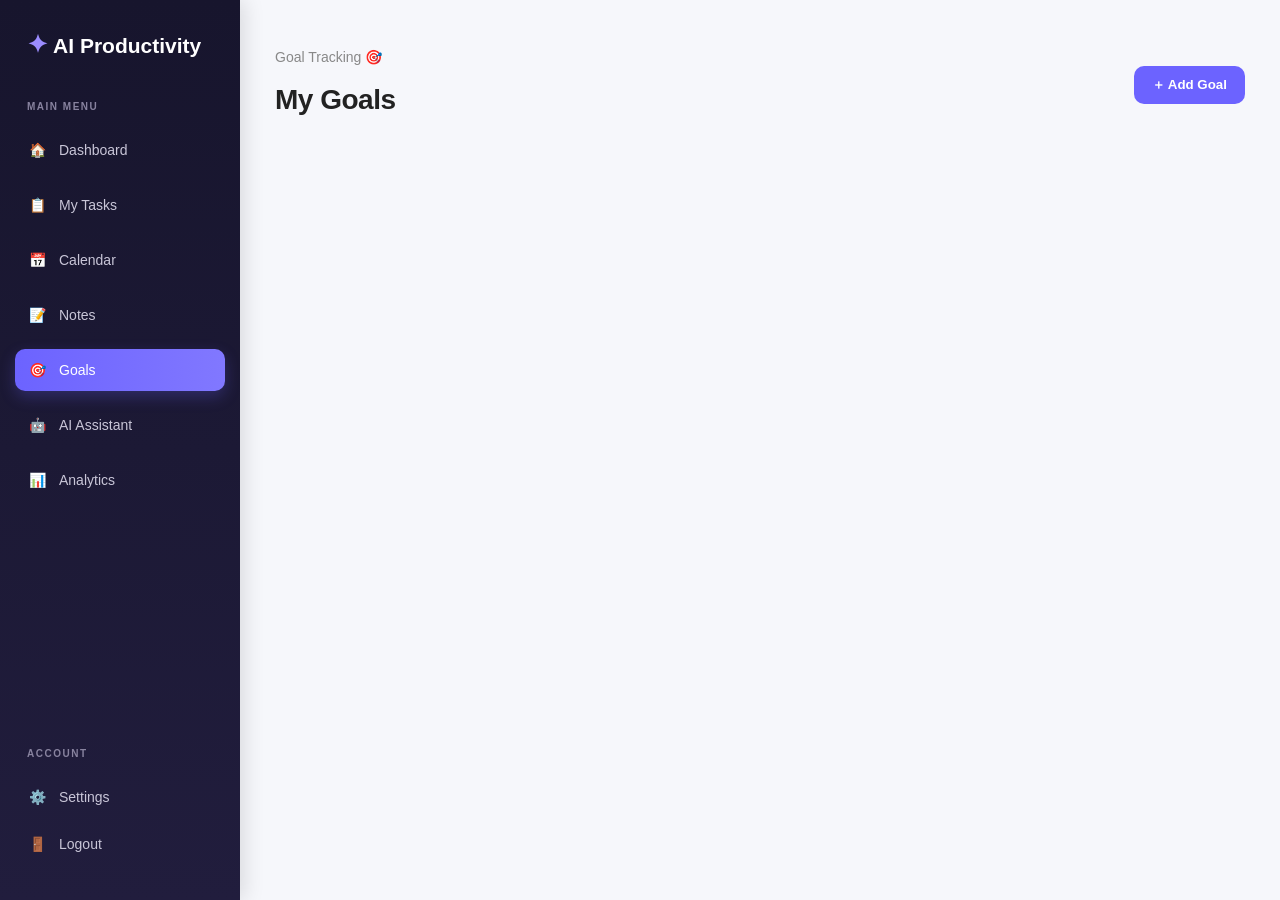
<file: frontend/goals.html>
<!DOCTYPE html>
<html lang="en">

<head>
    <meta charset="UTF-8">
    <meta name="viewport" content="width=device-width, initial-scale=1.0">
    <title>Goals - AI Productivity Assistant</title>
    <link rel="stylesheet" href="style.css">
</head>

<body class="dashboard-page">

<aside class="sidebar">

    <div class="dash-logo">
        <span>✦</span> AI Productivity
    </div>

    <div class="menu-title">MAIN MENU</div>

    <nav>

        <a href="dashboard.html">
            🏠 <span>Dashboard</span>
        </a>

        <a href="tasks.html">
            📋 <span>My Tasks</span>
        </a>

        <a href="calendar.html">
            📅 <span>Calendar</span>
        </a>

        <a href="notes.html">
            📝 <span>Notes</span>
        </a>

        <a href="goals.html" class="active">
            🎯 <span>Goals</span>
        </a>

        <a href="ai-assistant.html">
            🤖 <span>AI Assistant</span>
        </a>

        <a href="analytics.html">
            📊 <span>Analytics</span>
        </a>

    </nav>

    <div class="sidebar-bottom">

        <div class="menu-title">ACCOUNT</div>

        <a href="settings.html">
            ⚙️ <span>Settings</span>
        </a>

        <a href="index.html" class="logout">
            🚪 <span>Logout</span>
        </a>

    </div>

</aside>


<main class="dashboard-main">

    <header class="dashboard-header">

        <div>
            <p class="small-text">Goal Tracking 🎯</p>
            <h1>My Goals</h1>
        </div>

        <button onclick="openGoalForm()">＋ Add Goal</button>

    </header>


    <section class="task-section">

        <div id="goalsList"></div>

    </section>

</main>


<!-- Add Goal Popup -->

<div class="task-modal" id="goalModal">

    <div class="task-form">

        <div class="form-top">

            <div>
                <p class="small-text">Achieve your targets ✨</p>
                <h2>Create New Goal</h2>
            </div>

            <button class="close-btn" onclick="closeGoalForm()">×</button>

        </div>


        <label>Goal Name</label>

        <input
            type="text"
            id="goalName"
            placeholder="What do you want to achieve?"
        >


        <div class="form-buttons">

            <button class="cancel-btn" onclick="closeGoalForm()">
                Cancel
            </button>

            <button class="save-btn" onclick="saveGoal()">
                ✓ Add Goal
            </button>

        </div>

    </div>

</div>


<script>

let goals = [];


function getUserId() {

    let user = JSON.parse(localStorage.getItem("user"));

    return user ? user.id : 1;
}


async function loadGoals() {

    try {

        let response = await fetch(
            "https://ai-powered-personal-productivity.onrender.com/api/goals?user_id=" + getUserId()
        );

        goals = await response.json();

        showGoals();

    } catch (error) {

        alert("Backend connection failed!");

        console.log(error);

    }

}


function showGoals() {

    let goalsList = document.getElementById("goalsList");

    goalsList.innerHTML = "";


    if (goals.length === 0) {

        goalsList.innerHTML =
            "<p>No goals available. Click ＋ Add Goal to create one.</p>";

        return;

    }


    goals.forEach(function(goal, index) {

        let card = document.createElement("div");

        card.className = "task-card";


        card.innerHTML = `
            <div>

                <h3>🎯 ${goal.name}</h3>

                <p>Progress: ${goal.progress}%</p>

                <div class="goal-progress-box">

    <button onclick="changeProgress(${index}, -10)">−</button>

    <div class="progress-ring"
         style="--progress:${goal.progress * 3.6}deg;">
        <span>${goal.progress}%</span>
    </div>

    <button onclick="changeProgress(${index}, 10)">+</button>

</div>
            </div>

            <button onclick="deleteGoal(${index})">
                🗑️
            </button>
        `;


        goalsList.appendChild(card);

    });

}


/* Open Popup */

function openGoalForm() {

    document.getElementById("goalModal").style.display = "flex";

}


/* Close Popup */

function closeGoalForm() {

    document.getElementById("goalModal").style.display = "none";

}


/* Save Goal */

async function saveGoal() {

    let name = document.getElementById("goalName").value.trim();


    if (!name) {

        alert("Please enter goal name.");

        return;

    }


    try {

        let response = await fetch(
            "https://ai-powered-personal-productivity.onrender.com/api/goals",
            {
                method: "POST",

                headers: {
                    "Content-Type": "application/json"
                },

                body: JSON.stringify({
                    user_id: getUserId(),
                    name: name,
                    progress: 0
                })
            }
        );


        let result = await response.json();


        if (response.ok) {

            closeGoalForm();

            document.getElementById("goalName").value = "";

            loadGoals();

        } else {

            alert(result.message);

        }


    } catch (error) {

        alert("Backend connection failed!");

    }

}

async function changeProgress(index, amount) {

    let goal = goals[index];

    let newProgress = Number(goal.progress) + amount;

    newProgress = Math.max(0, Math.min(100, newProgress));

    updateGoal(index, newProgress);
}
async function changeProgress(index, amount) {

    let goal = goals[index];

    let newProgress = Number(goal.progress) + amount;

    newProgress = Math.max(0, Math.min(100, newProgress));

    updateGoal(index, newProgress);
}
/* Update Progress */

async function updateGoal(index, progress) {

    let goal = goals[index];


    try {

        await fetch(
            "https://ai-powered-personal-productivity.onrender.com/api/goals/" + goal.id,
            {
                method: "PUT",

                headers: {
                    "Content-Type": "application/json"
                },

                body: JSON.stringify({
                    progress: Number(progress)
                })
            }
        );

        loadGoals();

    } catch (error) {

        alert("Backend connection failed!");

    }

}


/* Delete Goal */

async function deleteGoal(index) {

    let goal = goals[index];


    try {

        await fetch(
            "https://ai-powered-personal-productivity.onrender.com/api/goals/" + goal.id,
            {
                method: "DELETE"
            }
        );

        loadGoals();

    } catch (error) {

        alert("Backend connection failed!");

    }

}


loadGoals();

</script>

</body>
</html>
</file>
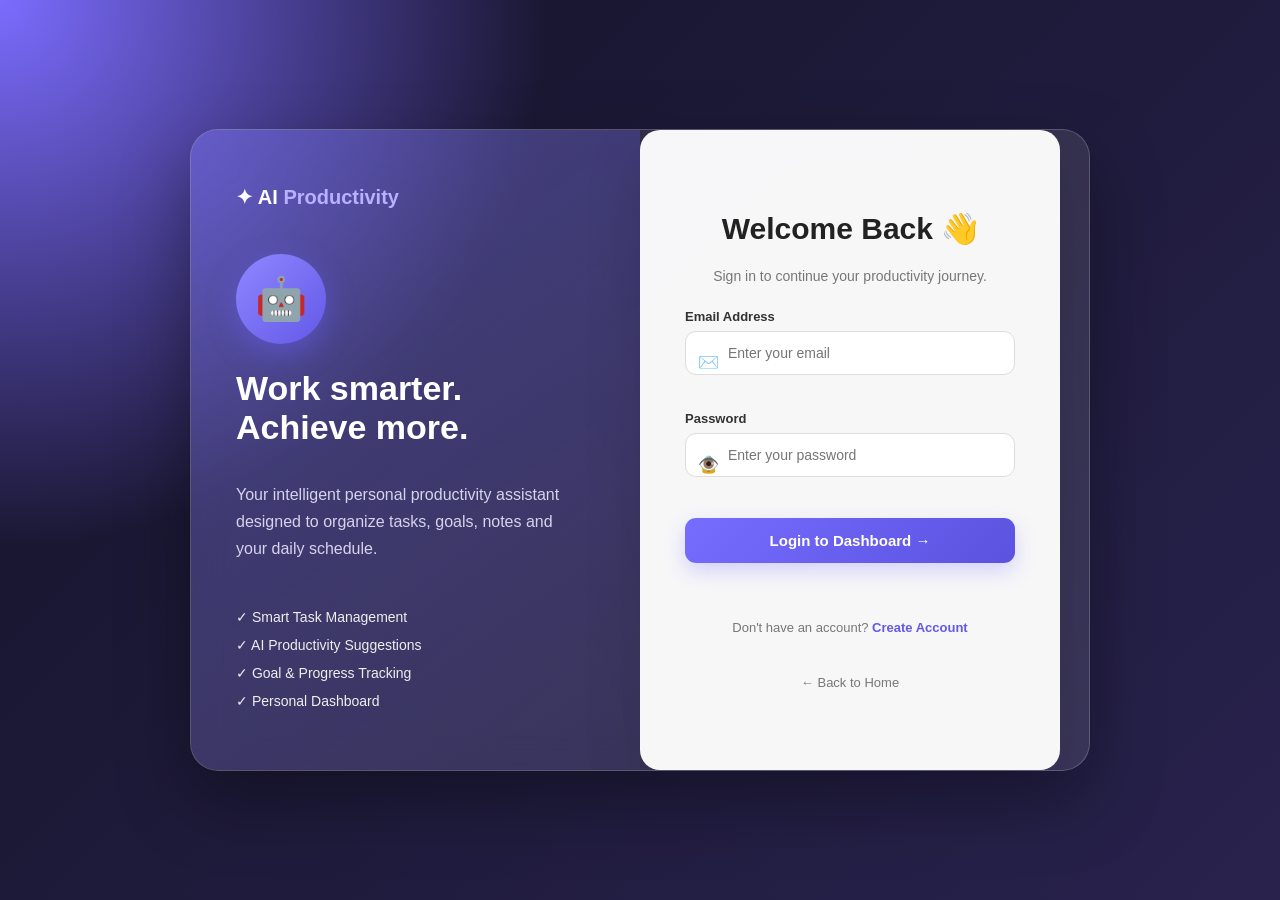
<file: frontend/login.html>
<!DOCTYPE html>
<html lang="en">
<head>
    <meta charset="UTF-8">
    <meta name="viewport" content="width=device-width, initial-scale=1.0">

    <title>Login | AI Productivity</title>

    <link rel="stylesheet" href="style.css">

    <style>

        * {
            box-sizing: border-box;
        }

        body.auth-page {
            margin: 0;
            min-height: 100vh;
            font-family: Arial, sans-serif;
            background:
                radial-gradient(circle at top left, #7c6cff, transparent 35%),
                linear-gradient(135deg, #151329, #28224d);
            display: flex;
            align-items: center;
            justify-content: center;
            overflow: hidden;
        }

        .auth-wrapper {
            width: 900px;
            min-height: 560px;
            display: grid;
            grid-template-columns: 1fr 1fr;
            background: rgba(255,255,255,0.10);
            border: 1px solid rgba(255,255,255,0.18);
            backdrop-filter: blur(18px);
            border-radius: 28px;
            overflow: hidden;
            box-shadow: 0 30px 70px rgba(0,0,0,0.35);
        }

        /* LEFT SIDE */

        .auth-info {
            padding: 55px 45px;
            color: white;
            display: flex;
            flex-direction: column;
            justify-content: center;
            background: linear-gradient(
                145deg,
                rgba(108,99,255,0.35),
                rgba(80,70,180,0.08)
            );
        }

        .brand {
            font-size: 20px;
            font-weight: bold;
            margin-bottom: 45px;
        }

        .brand span {
            color: #b8b1ff;
        }

        .ai-circle {
            width: 90px;
            height: 90px;
            border-radius: 50%;
            background: linear-gradient(135deg,#8f87ff,#6258e8);
            display: flex;
            align-items: center;
            justify-content: center;
            font-size: 42px;
            margin-bottom: 25px;
            box-shadow: 0 10px 30px rgba(108,99,255,0.45);
            animation: float 3s ease-in-out infinite;
        }

        .auth-info h2 {
            font-size: 34px;
            line-height: 1.15;
            margin: 0 0 18px;
        }

        .auth-info p {
            color: #d6d3ed;
            line-height: 1.7;
            max-width: 330px;
        }

        .feature {
            margin-top: 25px;
            color: #eee;
            line-height: 2;
            font-size: 14px;
        }

        /* RIGHT SIDE */

        .auth-box {
            background: rgba(255,255,255,0.96);
            padding: 48px 45px;
            display: flex;
            flex-direction: column;
            justify-content: center;
        }

        .auth-box h1 {
            margin: 0 0 8px;
            font-size: 30px;
            color: #222;
        }

        .subtitle {
            color: #777;
            margin-bottom: 28px;
            font-size: 14px;
        }

        .form-group {
            margin-bottom: 18px;
        }

        .form-group label {
            display: block;
            font-size: 13px;
            font-weight: 600;
            margin-bottom: 7px;
            color: #333;
        }

        .input-box {
            position: relative;
        }

        .input-box span {
            position: absolute;
            left: 13px;
            top: 50%;
            transform: translateY(-50%);
            font-size: 17px;
        }

        .input-box input {
            width: 100%;
            padding: 13px 42px;
            border: 1px solid #ddd;
            border-radius: 11px;
            outline: none;
            font-size: 14px;
            transition: 0.25s;
        }

        .input-box input:focus {
            border-color: #6c63ff;
            box-shadow: 0 0 0 3px rgba(108,99,255,0.10);
        }

        .show-password {
            position: absolute;
            right: 13px;
            top: 50%;
            transform: translateY(-50%);
            cursor: pointer;
            font-size: 15px;
        }

        .login-btn {
            width: 100%;
            border: none;
            padding: 14px;
            border-radius: 11px;
            background: linear-gradient(135deg,#766cff,#5c52df);
            color: white;
            font-size: 15px;
            font-weight: bold;
            cursor: pointer;
            margin-top: 5px;
            box-shadow: 0 8px 20px rgba(108,99,255,0.25);
            transition: 0.25s;
        }

        .login-btn:hover {
            transform: translateY(-2px);
            box-shadow: 0 12px 25px rgba(108,99,255,0.35);
        }

        .auth-bottom {
            text-align: center;
            color: #777;
            font-size: 13px;
            margin-top: 22px;
        }

        .auth-bottom a {
            color: #6359e8;
            font-weight: bold;
            text-decoration: none;
        }

        .back-home {
            text-align: center;
            color: #777;
            font-size: 13px;
            text-decoration: none;
            margin-top: 15px;
        }

        .error-message {
            color: #e53935;
            text-align: center;
            font-size: 13px;
            margin-top: 10px;
        }

        /* SUCCESS POPUP */

        .success-popup {
            display: none;
            position: fixed;
            inset: 0;
            background: rgba(10,8,25,0.65);
            align-items: center;
            justify-content: center;
            z-index: 9999;
        }

        .success-box {
            background: white;
            width: 350px;
            padding: 32px;
            border-radius: 22px;
            text-align: center;
            animation: popIn 0.4s ease;
            box-shadow: 0 25px 60px rgba(0,0,0,0.3);
        }

        .success-icon {
            width: 68px;
            height: 68px;
            margin: auto;
            border-radius: 50%;
            background: #e9fff1;
            color: #20a957;
            display: flex;
            align-items: center;
            justify-content: center;
            font-size: 36px;
        }

        .success-box h2 {
            margin: 18px 0 8px;
        }

        .success-box p {
            color: #777;
            margin: 5px;
        }

        @keyframes popIn {
            from {
                transform: scale(0.7);
                opacity: 0;
            }

            to {
                transform: scale(1);
                opacity: 1;
            }
        }

        @keyframes float {
            0%,100% {
                transform: translateY(0);
            }

            50% {
                transform: translateY(-10px);
            }
        }

        /* MOBILE */

        @media (max-width: 750px) {

            .auth-wrapper {
                width: 92%;
                grid-template-columns: 1fr;
            }

            .auth-info {
                display: none;
            }

            .auth-box {
                padding: 40px 28px;
            }
        }

    </style>
</head>


<body class="auth-page">

    <div class="auth-wrapper">

        <!-- LEFT AI SECTION -->

        <div class="auth-info">

            <div class="brand">
                ✦ AI <span>Productivity</span>
            </div>

            <div class="ai-circle">
                🤖
            </div>

            <h2>
                Work smarter.<br>
                Achieve more.
            </h2>

            <p>
                Your intelligent personal productivity assistant
                designed to organize tasks, goals, notes and your
                daily schedule.
            </p>

            <div class="feature">
                ✓ Smart Task Management<br>
                ✓ AI Productivity Suggestions<br>
                ✓ Goal & Progress Tracking<br>
                ✓ Personal Dashboard
            </div>

        </div>


        <!-- LOGIN SECTION -->

        <div class="auth-box">

            <h1>Welcome Back 👋</h1>

            <p class="subtitle">
                Sign in to continue your productivity journey.
            </p>


            <form onsubmit="loginUser(event)">

                <div class="form-group">

                    <label>Email Address</label>

                    <div class="input-box">

                        <span>✉️</span>

                        <input
                            type="email"
                            id="email"
                            placeholder="Enter your email"
                            required
                        >

                    </div>

                </div>


                <div class="form-group">

                    <label>Password</label>

                    <div class="input-box">

                        <span>🔒</span>

                        <input
                            type="password"
                            id="password"
                            placeholder="Enter your password"
                            required
                        >

                        <span
                            class="show-password"
                            onclick="togglePassword()">
                            👁️
                        </span>

                    </div>

                </div>


                <button type="submit" class="login-btn">
                    Login to Dashboard →
                </button>

            </form>


            <p id="errorMessage" class="error-message"></p>


            <p class="auth-bottom">

                Don't have an account?

                <a href="register.html">
                    Create Account
                </a>

            </p>


            <a href="index.html" class="back-home">
                ← Back to Home
            </a>

        </div>

    </div>


    <!-- SUCCESS POPUP -->

    <div class="success-popup" id="successPopup">

        <div class="success-box">

            <div class="success-icon">
                ✓
            </div>

            <h2>
                Welcome Back! 🎉
            </h2>

            <p>
                Login successful.
            </p>

            <p>
                Taking you to your dashboard...
            </p>

        </div>

    </div>


<script>

function togglePassword() {

    let password =
        document.getElementById("password");

    if (password.type === "password") {

        password.type = "text";

    } else {

        password.type = "password";

    }

}


async function loginUser(event) {

    event.preventDefault();

    let email =
        document.getElementById("email").value;

    let password =
        document.getElementById("password").value;

    let errorMessage =
        document.getElementById("errorMessage");

    errorMessage.innerText = "";


    try {

        let response = await fetch(
            "https://ai-powered-personal-productivity.onrender.com/api/login",
            {
                method: "POST",

                headers: {
                    "Content-Type": "application/json"
                },

                body: JSON.stringify({
                    email: email,
                    password: password
                })
            }
        );


        let result =
            await response.json();


        if (response.ok) {

            localStorage.setItem(
                "loggedIn",
                "true"
            );

            localStorage.setItem(
                "user",
                JSON.stringify(result.user)
            );


            document.getElementById(
                "successPopup"
            ).style.display = "flex";


            setTimeout(function() {

                window.location.href =
                    "dashboard.html";

            }, 2000);


        } else {

            errorMessage.innerText =
                result.message ||
                "Invalid email or password.";

        }


    } catch (error) {

        errorMessage.innerText =
            "Backend connection failed!";

        console.log(error);

    }

}


function logout() {

    localStorage.removeItem("loggedIn");

    localStorage.removeItem("user");

    window.location.href = "index.html";

}

</script>

</body>
</html>
</file>
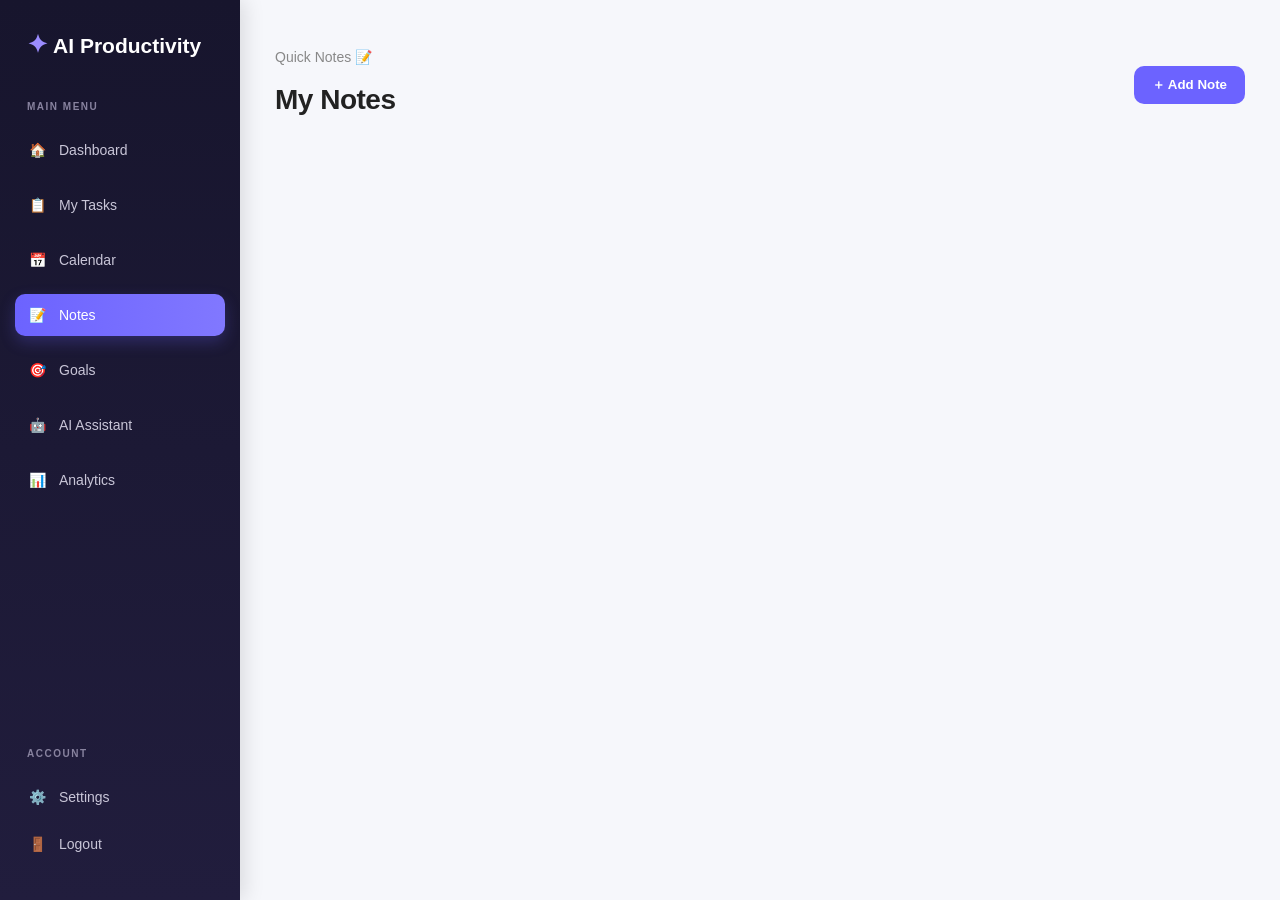
<file: frontend/notes.html>
<!DOCTYPE html>
<html lang="en">

<head>
    <meta charset="UTF-8">
    <meta name="viewport" content="width=device-width, initial-scale=1.0">
    <title>Notes - AI Productivity Assistant</title>
    <link rel="stylesheet" href="style.css">
</head>

<body class="dashboard-page">

<aside class="sidebar">

    <div class="dash-logo">
        <span>✦</span> AI Productivity
    </div>

    <div class="menu-title">MAIN MENU</div>

    <nav>

        <a href="dashboard.html">
            🏠 <span>Dashboard</span>
        </a>

        <a href="tasks.html">
            📋 <span>My Tasks</span>
        </a>

        <a href="calendar.html">
            📅 <span>Calendar</span>
        </a>

        <a href="notes.html" class="active">
            📝 <span>Notes</span>
        </a>

        <a href="goals.html">
            🎯 <span>Goals</span>
        </a>

        <a href="ai-assistant.html">
            🤖 <span>AI Assistant</span>
        </a>

        <a href="analytics.html">
            📊 <span>Analytics</span>
        </a>

    </nav>

    <div class="sidebar-bottom">

        <div class="menu-title">ACCOUNT</div>

        <a href="settings.html">
            ⚙️ <span>Settings</span>
        </a>

        <a href="index.html" class="logout">
            🚪 <span>Logout</span>
        </a>

    </div>

</aside>

<main class="dashboard-main">

    <header class="dashboard-header">

        <div>
            <p class="small-text">Quick Notes 📝</p>
            <h1>My Notes</h1>
        </div>

        <button onclick="openNoteForm()">＋ Add Note</button>

    </header>


    <section class="task-section">

        <div id="notesList"></div>

    </section>

</main>


<!-- Add Note Popup -->

<div class="task-modal" id="noteModal">

    <div class="task-form">

        <div class="form-top">

            <div>
                <p class="small-text">Capture your ideas ✨</p>
                <h2>Create New Note</h2>
            </div>

            <button class="close-btn" onclick="closeNoteForm()">×</button>

        </div>


        <label>Note Title</label>

        <input
            type="text"
            id="noteTitle"
            placeholder="Give your note a title..."
        >


        <label>Your Note</label>

        <textarea
            id="noteText"
            placeholder="Write your thoughts here..."
        ></textarea>


        <div class="form-buttons">

            <button class="cancel-btn" onclick="closeNoteForm()">
                Cancel
            </button>

            <button class="save-btn" onclick="saveNote()">
                ✓ Save Note
            </button>

        </div>

    </div>

</div>


<script>

let notes = [];


function getUserId() {

    let user = JSON.parse(localStorage.getItem("user"));

    return user ? user.id : 1;

}


async function loadNotes() {

    try {

        let response = await fetch(
            "https://ai-powered-personal-productivity.onrender.com/api/notes?user_id=" + getUserId()
        );

        notes = await response.json();

        showNotes();

    } catch (error) {

        alert("Backend connection failed!");

        console.log(error);

    }

}


function showNotes() {

    let notesList = document.getElementById("notesList");

    notesList.innerHTML = "";


    if (notes.length === 0) {

        notesList.innerHTML =
            "<p>No notes available. Click ＋ Add Note to create one.</p>";

        return;

    }


    notes.forEach(function(note, index) {

        let card = document.createElement("div");

        card.className = "task-card";


        card.innerHTML = `
            <div>
                <h3>📝 ${note.title}</h3>
                <p>${note.text}</p>
            </div>

            <button onclick="deleteNote(${index})">
                🗑️
            </button>
        `;


        notesList.appendChild(card);

    });

}


/* Open Popup */

function openNoteForm() {

    document.getElementById("noteModal").style.display = "flex";

}


/* Close Popup */

function closeNoteForm() {

    document.getElementById("noteModal").style.display = "none";

}


/* Save Note */

async function saveNote() {

    let title =
        document.getElementById("noteTitle").value.trim();

    let text =
        document.getElementById("noteText").value.trim();


    if (!title) {

        alert("Please enter note title.");

        return;

    }


    if (!text) {

        alert("Please write your note.");

        return;

    }


    try {

        let response = await fetch(
            "https://ai-powered-personal-productivity.onrender.com/api/notes",
            {
                method: "POST",

                headers: {
                    "Content-Type": "application/json"
                },

                body: JSON.stringify({
                    user_id: getUserId(),
                    title: title,
                    text: text
                })
            }
        );


        let result = await response.json();


        if (response.ok) {

            closeNoteForm();

            document.getElementById("noteTitle").value = "";

            document.getElementById("noteText").value = "";

            loadNotes();

        } else {

            alert(result.message);

        }


    } catch (error) {

        alert("Backend connection failed!");

    }

}


/* Delete Note */

async function deleteNote(index) {

    let note = notes[index];


    try {

        await fetch(
            "https://ai-powered-personal-productivity.onrender.com/api/notes/" + note.id,
            {
                method: "DELETE"
            }
        );

        loadNotes();

    } catch (error) {

        alert("Backend connection failed!");

    }

}


loadNotes();

</script>

</body>
</html>
</file>
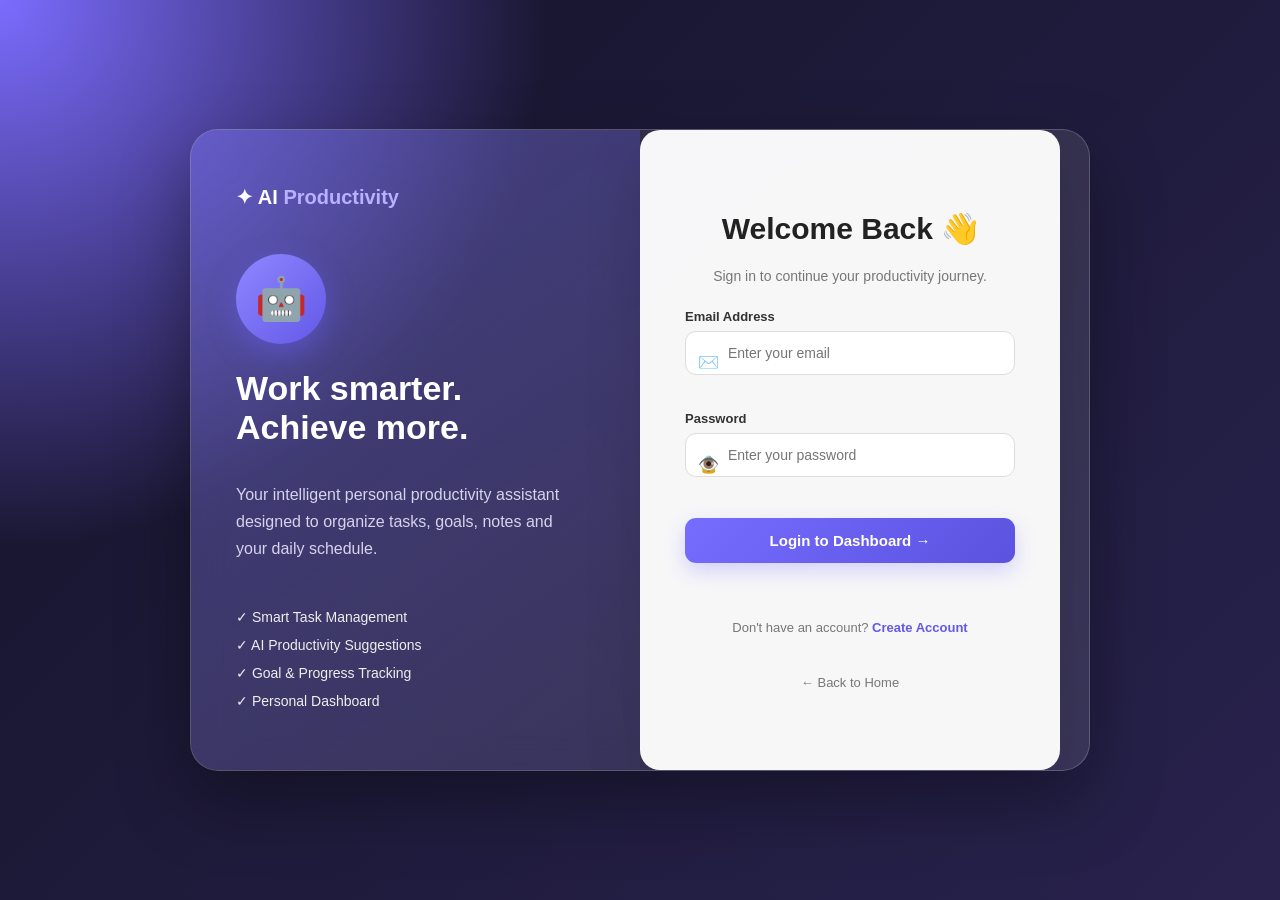
<file: frontend/Profile.html>
<!DOCTYPE html>

<html lang="en">

<head>

<meta charset="UTF-8">
<meta name="viewport" content="width=device-width, initial-scale=1.0">

<title>My Profile - AI Productivity Assistant</title>

<link rel="stylesheet" href="style.css">

<style>

/* PROFILE PAGE */

.profile-container {
    max-width: 1000px;
}

.profile-card {
    background: white;
    border-radius: 22px;
    padding: 30px;
    border: 1px solid #eeeef5;
    box-shadow: 0 12px 35px rgba(40, 30, 90, 0.08);
}

/* PROFILE HEADER */

.profile-top {
    position: relative;
    display: flex;
    align-items: center;
    gap: 22px;
    padding: 28px;
    border-radius: 18px;
    background: linear-gradient(135deg, #f5f2ff, #faf9ff);
    border: 1px solid #ebe8ff;
    margin-bottom: 30px;
}

.profile-avatar {
    width: 92px;
    height: 92px;
    flex-shrink: 0;
    border-radius: 50%;
    background: linear-gradient(135deg, #6c63ff, #928aff);
    color: white;
    display: flex;
    align-items: center;
    justify-content: center;
    font-size: 30px;
    font-weight: 700;
    box-shadow: 0 10px 25px rgba(108,99,255,.28);
}

.profile-info {
    flex: 1;
}

.profile-info h2 {
    font-size: 27px;
    margin: 0 0 7px;
}

.profile-info p {
    color: #77758a;
    margin: 0;
}

.profile-badge {
    display: inline-flex;
    align-items: center;
    gap: 5px;
    margin-top: 12px;
    padding: 6px 12px;
    border-radius: 20px;
    background: #e9e6ff;
    color: #6358e8;
    font-size: 11px;
    font-weight: 700;
}

.profile-tag {
    position: absolute;
    right: 22px;
    top: 22px;
    padding: 7px 12px;
    border-radius: 20px;
    background: white;
    color: #6c63ff;
    font-size: 11px;
    font-weight: 700;
    box-shadow: 0 4px 12px rgba(40,30,90,.07);
}

/* SECTIONS */

.profile-section {
    margin-top: 28px;
}

.profile-section-title {
    display: flex;
    align-items: center;
    gap: 10px;
    margin-bottom: 18px;
}

.profile-section-title span {
    width: 38px;
    height: 38px;
    display: flex;
    align-items: center;
    justify-content: center;
    border-radius: 11px;
    background: #f1efff;
    font-size: 18px;
}

.profile-section-title h3 {
    margin: 0;
    font-size: 18px;
}

.profile-section-title p {
    margin: 3px 0 0;
    color: #88859a;
    font-size: 12px;
}

/* FORM */

.profile-grid {
    display: grid;
    grid-template-columns: 1fr 1fr;
    gap: 18px;
}

.profile-field {
    background: #fafaff;
    padding: 16px;
    border-radius: 14px;
    border: 1px solid #eeeef7;
}

.profile-field label {
    display: block;
    font-size: 12px;
    font-weight: 700;
    color: #666477;
    margin-bottom: 8px;
}

.profile-field input {
    width: 100%;
    padding: 12px;
    border: 1px solid #ddd9f2;
    border-radius: 10px;
    background: white;
    font-size: 14px;
    color: #333;
}

.profile-field input:focus {
    outline: none;
    border-color: #6c63ff;
    box-shadow: 0 0 0 3px rgba(108,99,255,.08);
}

/* SAVE BUTTON */

.profile-actions {
    display: flex;
    justify-content: flex-end;
    margin-top: 22px;
}

.save-profile {
    background: linear-gradient(135deg, #6c63ff, #8178ff);
    color: white;
    padding: 12px 22px;
    border-radius: 11px;
    box-shadow: 0 7px 18px rgba(108,99,255,.22);
}

.save-profile:hover {
    transform: translateY(-2px);
    box-shadow: 0 10px 22px rgba(108,99,255,.28);
}

/* STATS */

.profile-stats {
    display: grid;
    grid-template-columns: repeat(3, 1fr);
    gap: 16px;
}

.profile-stat {
    position: relative;
    overflow: hidden;
    padding: 22px;
    border-radius: 16px;
    background: linear-gradient(135deg, #faf9ff, #f4f2ff);
    border: 1px solid #ebe8ff;
    text-align: center;
    transition: .25s;
}

.profile-stat:hover {
    transform: translateY(-4px);
    box-shadow: 0 10px 25px rgba(40,30,90,.08);
}

.profile-stat span {
    width: 45px;
    height: 45px;
    margin: auto;
    display: flex;
    align-items: center;
    justify-content: center;
    border-radius: 13px;
    background: white;
    font-size: 21px;
    box-shadow: 0 4px 12px rgba(40,30,90,.06);
}

.profile-stat h3 {
    margin: 12px 0 4px;
    color: #6c63ff;
    font-size: 25px;
}

.profile-stat p {
    margin: 0;
    color: #77758a;
    font-size: 12px;
    font-weight: 600;
}

/* PRODUCTIVITY */

.productivity-box {
    margin-top: 20px;
    padding: 20px;
    border-radius: 16px;
    background: #fafaff;
    border: 1px solid #eeeef7;
}

.productivity-head {
    display: flex;
    justify-content: space-between;
    margin-bottom: 10px;
}

.productivity-head b {
    font-size: 13px;
}

.productivity-head span {
    color: #6c63ff;
    font-weight: 700;
    font-size: 13px;
}

.profile-progress {
    width: 100%;
    height: 9px;
    background: #e9e8f2;
    border-radius: 20px;
    overflow: hidden;
}

.profile-progress-fill {
    height: 100%;
    width: 0%;
    background: linear-gradient(90deg, #6c63ff, #928aff);
    border-radius: 20px;
    transition: width .5s ease;
}

/* SUCCESS TOAST */

.profile-toast {
    position: fixed;
    top: 25px;
    right: 25px;
    display: flex;
    align-items: center;
    gap: 12px;
    padding: 14px 18px;
    background: white;
    border: 1px solid #e8e5ff;
    border-radius: 14px;
    box-shadow: 0 10px 30px rgba(40,30,90,.15);
    transform: translateX(130%);
    opacity: 0;
    transition: .35s ease;
    z-index: 2000;
}

.profile-toast.show {
    transform: translateX(0);
    opacity: 1;
}

.profile-toast-icon {
    width: 34px;
    height: 34px;
    border-radius: 50%;
    background: #6c63ff;
    color: white;
    display: flex;
    align-items: center;
    justify-content: center;
    font-weight: bold;
}

.profile-toast strong {
    display: block;
    font-size: 14px;
    color: #333;
}

.profile-toast small {
    display: block;
    margin-top: 3px;
    color: #888;
    font-size: 11px;
}

/* MOBILE */

@media (max-width: 700px) {

    .profile-grid {
        grid-template-columns: 1fr;
    }

    .profile-stats {
        grid-template-columns: 1fr;
    }

    .profile-top {
        text-align: center;
        flex-direction: column;
    }

    .profile-tag {
        position: static;
    }

    .profile-card {
        padding: 20px;
    }

    .profile-toast {
        left: 20px;
        right: 20px;
        top: 20px;
    }

}

</style>

</head>

<body class="dashboard-page">

<!-- SIDEBAR -->

<aside class="sidebar">


<div class="dash-logo">
    <span>✦</span> AI Productivity
</div>

<div class="menu-title">MAIN MENU</div>

<nav>

    <a href="dashboard.html">
        🏠 <span>Dashboard</span>
    </a>

    <a href="tasks.html">
        📋 <span>My Tasks</span>
    </a>

    <a href="calendar.html">
        📅 <span>Calendar</span>
    </a>

    <a href="notes.html">
        📝 <span>Notes</span>
    </a>

    <a href="goals.html">
        🎯 <span>Goals</span>
    </a>

    <a href="ai-assistant.html">
        🤖 <span>AI Assistant</span>
    </a>

    <a href="analytics.html">
        📊 <span>Analytics</span>
    </a>

</nav>


<div class="sidebar-bottom">

    <div class="menu-title">ACCOUNT</div>

    <a href="settings.html">
        ⚙️ <span>Settings</span>
    </a>

    <a href="index.html" class="logout">
        🚪 <span>Logout</span>
    </a>

</div>


</aside>

<!-- MAIN CONTENT -->

<main class="dashboard-main">


<header class="dashboard-header">

    <div>

        <p class="small-text">
            Manage Your Account 👤
        </p>

        <h1>My Profile</h1>

    </div>

</header>


<div class="profile-container">


    <div class="profile-card">


        <!-- PROFILE HEADER -->

        <div class="profile-top">

            <div
                class="profile-avatar"
                id="profileAvatar">

                U

            </div>


            <div class="profile-info">

                <h2 id="profileName">
                    User
                </h2>

                <p id="profileEmail">
                    Email
                </p>

                <span class="profile-badge">
                    ✦ Active User
                </span>

            </div>


            <div class="profile-tag">
                AI Productivity Member
            </div>

        </div>


        <!-- PERSONAL INFORMATION -->

        <div class="profile-section">

            <div class="profile-section-title">

                <span>👤</span>

                <div>

                    <h3>Personal Information</h3>

                    <p>
                        Update your profile details
                    </p>

                </div>

            </div>


            <div class="profile-grid">


                <div class="profile-field">

                    <label>FULL NAME</label>

                    <input
                        type="text"
                        id="nameInput"
                        placeholder="Enter your name">

                </div>


                <div class="profile-field">

                    <label>EMAIL ADDRESS</label>

                    <input
                        type="email"
                        id="emailInput"
                        disabled>

                </div>


                <div class="profile-field">

                    <label>COURSE</label>

                    <input
                        type="text"
                        id="courseInput"
                        value="TY BSc Computer Science">

                </div>


                <div class="profile-field">

                    <label>COLLEGE</label>

                    <input
                        type="text"
                        id="collegeInput"
                        value="Asmita College">

                </div>

            </div>


            <div class="profile-actions">

                <button
                    class="save-profile"
                    onclick="saveProfile()">

                    💾 Save Changes

                </button>

            </div>

        </div>


        <!-- PRODUCTIVITY -->

        <div class="profile-section">

            <div class="profile-section-title">

                <span>📊</span>

                <div>

                    <h3>Productivity Overview</h3>

                    <p>
                        Your current productivity performance
                    </p>

                </div>

            </div>


            <div class="profile-stats">


                <div class="profile-stat">

                    <span>📋</span>

                    <h3 id="taskCount">
                        0
                    </h3>

                    <p>
                        Total Tasks
                    </p>

                </div>


                <div class="profile-stat">

                    <span>🎯</span>

                    <h3 id="goalCount">
                        0
                    </h3>

                    <p>
                        Total Goals
                    </p>

                </div>


                <div class="profile-stat">

                    <span>⚡</span>

                    <h3 id="productivity">
                        0%
                    </h3>

                    <p>
                        Productivity Score
                    </p>

                </div>


            </div>


            <div class="productivity-box">

                <div class="productivity-head">

                    <b>
                        Overall Productivity
                    </b>

                    <span id="productivityText">
                        0%
                    </span>

                </div>


                <div class="profile-progress">

                    <div
                        class="profile-progress-fill"
                        id="profileProgress">
                    </div>

                </div>

            </div>

        </div>


    </div>

</div>


</main>

<!-- SUCCESS MESSAGE -->

<div
    id="profileToast"
    class="profile-toast">


<span class="profile-toast-icon">
    ✓
</span>

<div>

    <strong>
        Profile Updated
    </strong>

    <small>
        Your changes have been saved successfully.
    </small>

</div>


</div>

<script>


/* LOAD USER */

let user = JSON.parse(
    localStorage.getItem("user")
);


if (!user) {

    window.location.href = "login.html";

}


if (user) {

    document.getElementById("profileName")
        .innerText = user.name || "User";


    document.getElementById("profileEmail")
        .innerText = user.email || "Email";


    document.getElementById("nameInput")
        .value = user.name || "";


    document.getElementById("emailInput")
        .value = user.email || "";


    document.getElementById("courseInput")
        .value =
        localStorage.getItem("course")
        || "TY BSc Computer Science";


    document.getElementById("collegeInput")
        .value =
        localStorage.getItem("college")
        || "Asmita College";


    setInitials(user.name);

}


/* INITIALS */

function setInitials(name) {

    let parts =
        (name || "User")
        .trim()
        .split(" ");


    let initials =
        parts[0].charAt(0).toUpperCase();


    if (parts.length > 1) {

        initials +=
            parts[parts.length - 1]
            .charAt(0)
            .toUpperCase();

    }


    document.getElementById("profileAvatar")
        .innerText = initials;

}


/* SAVE PROFILE */

function saveProfile() {

    let newName =
        document.getElementById("nameInput")
        .value.trim();


    let course =
        document.getElementById("courseInput")
        .value.trim();


    let college =
        document.getElementById("collegeInput")
        .value.trim();


    if (!newName || !course || !college) {

        return;

    }


    user.name = newName;


    localStorage.setItem(
        "user",
        JSON.stringify(user)
    );


    localStorage.setItem(
        "course",
        course
    );


    localStorage.setItem(
        "college",
        college
    );


    document.getElementById("profileName")
        .innerText = newName;


    setInitials(newName);


    showProfileToast();

}


/* SUCCESS TOAST */

function showProfileToast() {

    let toast =
        document.getElementById("profileToast");


    toast.classList.add("show");


    setTimeout(function() {

        toast.classList.remove("show");

    }, 2500);

}


/* LOAD PRODUCTIVITY */

async function loadStats() {

    if (!user) return;


    try {

        let taskResponse =
            await fetch(
                "https://ai-powered-personal-productivity.onrender.com/api/tasks?user_id="
                + user.id
            );


        let tasks =
            await taskResponse.json();


        let goalResponse =
            await fetch(
                "https://ai-powered-personal-productivity.onrender.com/api/goals?user_id="
                + user.id
            );


        let goals =
            await goalResponse.json();


        let totalTasks =
            tasks.length;


        let completedTasks =
            tasks.filter(function(task) {

                return Number(task.completed) === 1;

            }).length;


        let score =
            totalTasks > 0
                ? Math.round(
                    (completedTasks / totalTasks) * 100
                )
                : 0;


        document.getElementById("taskCount")
            .innerText = totalTasks;


        document.getElementById("goalCount")
            .innerText = goals.length;


        document.getElementById("productivity")
            .innerText = score + "%";


        document.getElementById("productivityText")
            .innerText = score + "%";


        document.getElementById("profileProgress")
            .style.width = score + "%";


    } catch (error) {

        console.log(error);

    }

}


loadStats();


</script>

</body>

</html>
</file>
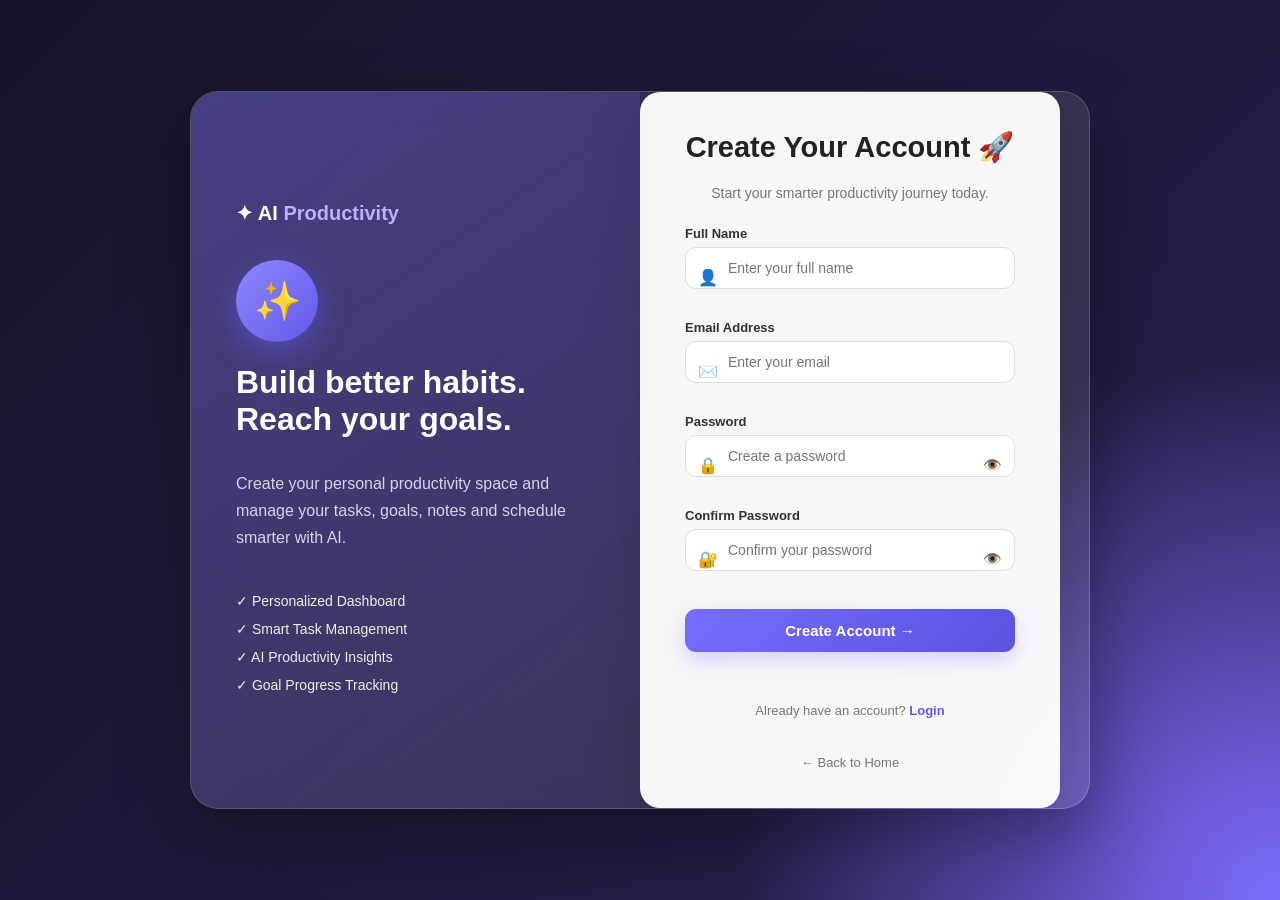
<file: frontend/register.html>
<!DOCTYPE html>
<html lang="en">
<head>
    <meta charset="UTF-8">
    <meta name="viewport" content="width=device-width, initial-scale=1.0">

    <title>Register | AI Productivity</title>

    <link rel="stylesheet" href="style.css">

    <style>

        * {
            box-sizing: border-box;
        }

        body.auth-page {
            margin: 0;
            min-height: 100vh;
            font-family: Arial, sans-serif;
            background:
                radial-gradient(circle at bottom right, #7c6cff, transparent 35%),
                linear-gradient(135deg, #151329, #28224d);
            display: flex;
            align-items: center;
            justify-content: center;
            overflow: hidden;
        }

        .auth-wrapper {
            width: 900px;
            min-height: 590px;
            display: grid;
            grid-template-columns: 1fr 1fr;
            background: rgba(255,255,255,0.10);
            border: 1px solid rgba(255,255,255,0.18);
            backdrop-filter: blur(18px);
            border-radius: 28px;
            overflow: hidden;
            box-shadow: 0 30px 70px rgba(0,0,0,0.35);
        }

        /* LEFT SIDE */

        .auth-info {
            padding: 50px 45px;
            color: white;
            display: flex;
            flex-direction: column;
            justify-content: center;
            background: linear-gradient(
                145deg,
                rgba(108,99,255,0.35),
                rgba(80,70,180,0.08)
            );
        }

        .brand {
            font-size: 20px;
            font-weight: bold;
            margin-bottom: 35px;
        }

        .brand span {
            color: #b8b1ff;
        }

        .ai-circle {
            width: 82px;
            height: 82px;
            border-radius: 50%;
            background: linear-gradient(135deg,#8f87ff,#6258e8);
            display: flex;
            align-items: center;
            justify-content: center;
            font-size: 38px;
            margin-bottom: 22px;
            box-shadow: 0 10px 30px rgba(108,99,255,0.45);
            animation: float 3s ease-in-out infinite;
        }

        .auth-info h2 {
            font-size: 32px;
            line-height: 1.15;
            margin: 0 0 16px;
        }

        .auth-info p {
            color: #d6d3ed;
            line-height: 1.7;
            max-width: 330px;
        }

        .feature {
            margin-top: 20px;
            color: #eee;
            line-height: 2;
            font-size: 14px;
        }

        /* RIGHT SIDE */

        .auth-box {
            background: rgba(255,255,255,0.96);
            padding: 38px 45px;
            display: flex;
            flex-direction: column;
            justify-content: center;
        }

        .auth-box h1 {
            margin: 0 0 7px;
            font-size: 29px;
            color: #222;
        }

        .subtitle {
            color: #777;
            margin-bottom: 20px;
            font-size: 14px;
        }

        .form-group {
            margin-bottom: 13px;
        }

        .form-group label {
            display: block;
            font-size: 13px;
            font-weight: 600;
            margin-bottom: 6px;
            color: #333;
        }

        .input-box {
            position: relative;
        }

        .input-box .input-icon {
            position: absolute;
            left: 13px;
            top: 50%;
            transform: translateY(-50%);
            font-size: 16px;
        }

        .input-box input {
            width: 100%;
            padding: 12px 42px;
            border: 1px solid #ddd;
            border-radius: 11px;
            outline: none;
            font-size: 14px;
            transition: 0.25s;
        }

        .input-box input:focus {
            border-color: #6c63ff;
            box-shadow: 0 0 0 3px rgba(108,99,255,0.10);
        }

        .show-password {
            position: absolute;
            right: 13px;
            top: 50%;
            transform: translateY(-50%);
            cursor: pointer;
            font-size: 15px;
        }

        .register-btn {
            width: 100%;
            border: none;
            padding: 13px;
            border-radius: 11px;
            background: linear-gradient(135deg,#766cff,#5c52df);
            color: white;
            font-size: 15px;
            font-weight: bold;
            cursor: pointer;
            margin-top: 7px;
            box-shadow: 0 8px 20px rgba(108,99,255,0.25);
            transition: 0.25s;
        }

        .register-btn:hover {
            transform: translateY(-2px);
            box-shadow: 0 12px 25px rgba(108,99,255,0.35);
        }

        .auth-bottom {
            text-align: center;
            color: #777;
            font-size: 13px;
            margin-top: 18px;
        }

        .auth-bottom a {
            color: #6359e8;
            font-weight: bold;
            text-decoration: none;
        }

        .back-home {
            text-align: center;
            color: #777;
            font-size: 13px;
            text-decoration: none;
            margin-top: 12px;
        }

        .error-message {
            color: #e53935;
            text-align: center;
            font-size: 13px;
            margin-top: 8px;
        }

        /* SUCCESS POPUP */

        .success-popup {
            display: none;
            position: fixed;
            inset: 0;
            background: rgba(10,8,25,0.65);
            align-items: center;
            justify-content: center;
            z-index: 9999;
        }

        .success-box {
            background: white;
            width: 360px;
            padding: 32px;
            border-radius: 22px;
            text-align: center;
            animation: popIn 0.4s ease;
            box-shadow: 0 25px 60px rgba(0,0,0,0.3);
        }

        .success-icon {
            width: 68px;
            height: 68px;
            margin: auto;
            border-radius: 50%;
            background: #e9fff1;
            color: #20a957;
            display: flex;
            align-items: center;
            justify-content: center;
            font-size: 36px;
        }

        .success-box h2 {
            margin: 18px 0 8px;
        }

        .success-box p {
            color: #777;
            margin: 5px;
        }

        @keyframes popIn {
            from {
                transform: scale(0.7);
                opacity: 0;
            }

            to {
                transform: scale(1);
                opacity: 1;
            }
        }

        @keyframes float {
            0%,100% {
                transform: translateY(0);
            }

            50% {
                transform: translateY(-9px);
            }
        }

        /* MOBILE */

        @media (max-width: 750px) {

            .auth-wrapper {
                width: 92%;
                grid-template-columns: 1fr;
            }

            .auth-info {
                display: none;
            }

            .auth-box {
                padding: 35px 28px;
            }
        }

    </style>
</head>


<body class="auth-page">

    <div class="auth-wrapper">

        <!-- LEFT AI SECTION -->

        <div class="auth-info">

            <div class="brand">
                ✦ AI <span>Productivity</span>
            </div>

            <div class="ai-circle">
                ✨
            </div>

            <h2>
                Build better habits.<br>
                Reach your goals.
            </h2>

            <p>
                Create your personal productivity space and
                manage your tasks, goals, notes and schedule
                smarter with AI.
            </p>

            <div class="feature">
                ✓ Personalized Dashboard<br>
                ✓ Smart Task Management<br>
                ✓ AI Productivity Insights<br>
                ✓ Goal Progress Tracking
            </div>

        </div>


        <!-- REGISTER SECTION -->

        <div class="auth-box">

            <h1>Create Your Account 🚀</h1>

            <p class="subtitle">
                Start your smarter productivity journey today.
            </p>


            <form onsubmit="registerUser(event)">

                <div class="form-group">

                    <label>Full Name</label>

                    <div class="input-box">

                        <span class="input-icon">👤</span>

                        <input
                            type="text"
                            id="name"
                            placeholder="Enter your full name"
                            required
                        >

                    </div>

                </div>


                <div class="form-group">

                    <label>Email Address</label>

                    <div class="input-box">

                        <span class="input-icon">✉️</span>

                        <input
                            type="email"
                            id="email"
                            placeholder="Enter your email"
                            required
                        >

                    </div>

                </div>


                <div class="form-group">

                    <label>Password</label>

                    <div class="input-box">

                        <span class="input-icon">🔒</span>

                        <input
                            type="password"
                            id="password"
                            placeholder="Create a password"
                            required
                        >

                        <span
                            class="show-password"
                            onclick="togglePassword('password')">
                            👁️
                        </span>

                    </div>

                </div>


                <div class="form-group">

                    <label>Confirm Password</label>

                    <div class="input-box">

                        <span class="input-icon">🔐</span>

                        <input
                            type="password"
                            id="confirmPassword"
                            placeholder="Confirm your password"
                            required
                        >

                        <span
                            class="show-password"
                            onclick="togglePassword('confirmPassword')">
                            👁️
                        </span>

                    </div>

                </div>


                <button type="submit" class="register-btn">
                    Create Account →
                </button>

            </form>


            <p id="errorMessage" class="error-message"></p>


            <p class="auth-bottom">

                Already have an account?

                <a href="login.html">
                    Login
                </a>

            </p>


            <a href="index.html" class="back-home">
                ← Back to Home
            </a>

        </div>

    </div>


    <!-- SUCCESS POPUP -->

    <div class="success-popup" id="successPopup">

        <div class="success-box">

            <div class="success-icon">
                ✓
            </div>

            <h2>
                Account Created! 🎉
            </h2>

            <p>
                Your registration was successful.
            </p>

            <p>
                Welcome to AI Productivity Assistant!
            </p>

            <p>
                Redirecting to Login...
            </p>

        </div>

    </div>


<script>

function togglePassword(id) {

    let password =
        document.getElementById(id);

    if (password.type === "password") {

        password.type = "text";

    } else {

        password.type = "password";

    }

}


async function registerUser(event) {

    event.preventDefault();

    let name =
        document.getElementById("name").value;

    let email =
        document.getElementById("email").value;

    let password =
        document.getElementById("password").value;

    let confirmPassword =
        document.getElementById("confirmPassword").value;

    let errorMessage =
        document.getElementById("errorMessage");

    errorMessage.innerText = "";


    if (password !== confirmPassword) {

        errorMessage.innerText =
            "Passwords do not match!";

        return;
    }


    try {

        let response = await fetch(
            "https://ai-powered-personal-productivity.onrender.com/api/register",
            {
                method: "POST",

                headers: {
                    "Content-Type": "application/json"
                },

                body: JSON.stringify({
                    name: name,
                    email: email,
                    password: password
                })
            }
        );


        let result =
            await response.json();


        if (response.ok) {

            document.getElementById(
                "successPopup"
            ).style.display = "flex";


            setTimeout(function() {

                window.location.href =
                    "login.html";

            }, 2000);


        } else {

            errorMessage.innerText =
                result.message ||
                "Registration failed.";

        }


    } catch (error) {

        errorMessage.innerText =
            "Backend connection failed!";

        console.log(error);

    }

}

</script>

</body>
</html>
</file>
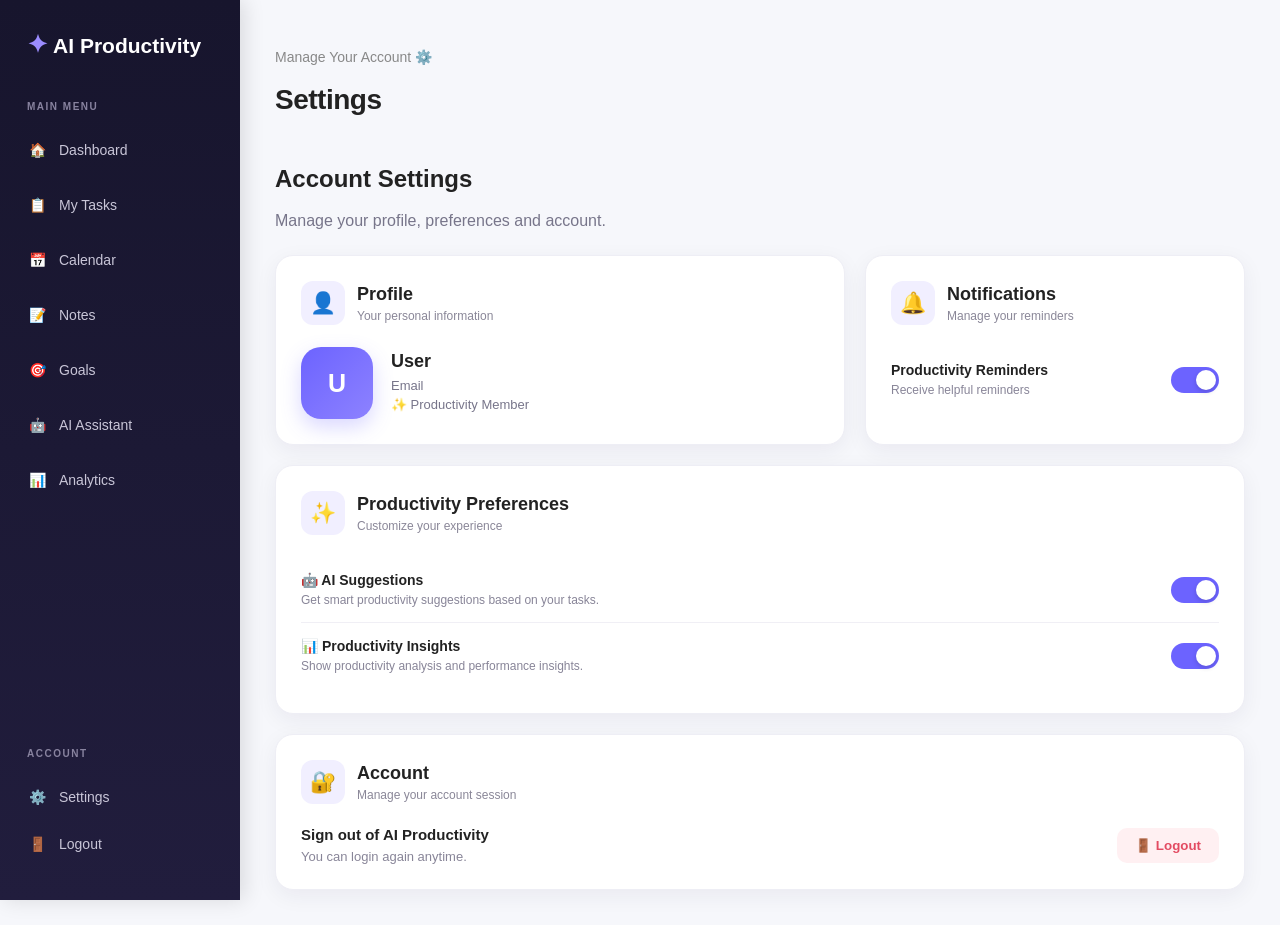
<file: frontend/settings.html>
<!DOCTYPE html>
<html lang="en">

<head>

    <meta charset="UTF-8">
    <meta name="viewport" content="width=device-width, initial-scale=1.0">

    <title>Settings - AI Productivity Assistant</title>

    <link rel="stylesheet" href="style.css">

    <style>

        /* SETTINGS */

        .settings-container {
            max-width: 1000px;
        }

        .settings-intro {
            margin-bottom: 25px;
        }

        .settings-intro p {
            color: #77758a;
            margin-top: 7px;
        }

        .settings-grid {
            display: grid;
            grid-template-columns: 1.5fr 1fr;
            gap: 20px;
        }

        .settings-card {
            background: white;
            border: 1px solid #eeeef5;
            border-radius: 18px;
            padding: 25px;
            box-shadow: 0 6px 22px rgba(30, 25, 70, 0.06);
            transition: 0.25s ease;
        }

        .settings-card:hover {
            transform: translateY(-3px);
            box-shadow: 0 12px 30px rgba(30, 25, 70, 0.10);
        }

        .settings-card.full {
            grid-column: 1 / -1;
        }

        .settings-title {
            display: flex;
            align-items: center;
            gap: 12px;
            margin-bottom: 22px;
        }

        .settings-icon {
            width: 44px;
            height: 44px;
            border-radius: 12px;
            background: #f1efff;
            display: flex;
            align-items: center;
            justify-content: center;
            font-size: 21px;
        }

        .settings-title h2 {
            margin: 0;
            font-size: 18px;
        }

        .settings-title p {
            margin: 4px 0 0;
            color: #8a8798;
            font-size: 12px;
        }

        /* PROFILE */

        .profile-box {
            display: flex;
            align-items: center;
            gap: 18px;
        }

        .profile-avatar {
            width: 72px;
            height: 72px;
            border-radius: 20px;
            background: linear-gradient(135deg, #6c63ff, #8d82ff);
            color: white;
            display: flex;
            align-items: center;
            justify-content: center;
            font-size: 25px;
            font-weight: 700;
            flex-shrink: 0;
            box-shadow: 0 8px 20px rgba(108, 99, 255, 0.25);
        }

        .profile-info h3 {
            margin: 0 0 6px;
            font-size: 18px;
        }

        .profile-info p {
            margin: 4px 0;
            color: #77758a;
            font-size: 13px;
        }

        /* NOTIFICATION */

        .setting-row {
            display: flex;
            align-items: center;
            justify-content: space-between;
            gap: 15px;
            padding: 15px 0;
            border-bottom: 1px solid #f0eff5;
        }

        .setting-row:last-child {
            border-bottom: none;
        }

        .setting-row h3 {
            margin: 0 0 5px;
            font-size: 14px;
        }

        .setting-row p {
            margin: 0;
            color: #888598;
            font-size: 12px;
        }

        /* TOGGLE */

        .switch {
            position: relative;
            width: 48px;
            height: 26px;
            flex-shrink: 0;
        }

        .switch input {
            display: none;
        }

        .slider {
            position: absolute;
            inset: 0;
            background: #dcdbe5;
            border-radius: 30px;
            cursor: pointer;
            transition: 0.25s;
        }

        .slider::before {
            content: "";
            position: absolute;
            width: 20px;
            height: 20px;
            left: 3px;
            top: 3px;
            background: white;
            border-radius: 50%;
            transition: 0.25s;
            box-shadow: 0 2px 5px rgba(0,0,0,0.15);
        }

        .switch input:checked + .slider {
            background: #6c63ff;
        }

        .switch input:checked + .slider::before {
            transform: translateX(22px);
        }

        /* ACCOUNT */

        .account-box {
            display: flex;
            align-items: center;
            justify-content: space-between;
            gap: 20px;
        }

        .account-info h3 {
            margin: 0 0 6px;
            font-size: 15px;
        }

        .account-info p {
            margin: 0;
            color: #888598;
            font-size: 13px;
        }

        .logout-btn {
            background: #fff0f2;
            color: #e34b62;
            padding: 10px 18px;
        }

        .logout-btn:hover {
            background: #ffe1e6;
        }

        /* RESPONSIVE */

        @media (max-width: 750px) {

            .settings-grid {
                grid-template-columns: 1fr;
            }

            .settings-card.full {
                grid-column: auto;
            }

        }

    </style>

</head>


<body class="dashboard-page">


<!-- SIDEBAR -->

<aside class="sidebar">

    <div class="dash-logo">
        <span>✦</span> AI Productivity
    </div>

    <div class="menu-title">MAIN MENU</div>

    <nav>

        <a href="dashboard.html">
            🏠 <span>Dashboard</span>
        </a>

        <a href="tasks.html">
            📋 <span>My Tasks</span>
        </a>

        <a href="calendar.html">
            📅 <span>Calendar</span>
        </a>

        <a href="notes.html">
            📝 <span>Notes</span>
        </a>

        <a href="goals.html">
            🎯 <span>Goals</span>
        </a>

        <a href="ai-assistant.html">
            🤖 <span>AI Assistant</span>
        </a>

        <a href="analytics.html">
            📊 <span>Analytics</span>
        </a>

    </nav>


    <div class="sidebar-bottom">

        <div class="menu-title">ACCOUNT</div>

        <a href="settings.html" class="active">
            ⚙️ <span>Settings</span>
        </a>

        <a href="index.html" class="logout">
            🚪 <span>Logout</span>
        </a>

    </div>

</aside>


<!-- MAIN -->

<main class="dashboard-main">


    <header class="dashboard-header">

        <div>

            <p class="small-text">
                Manage Your Account ⚙️
            </p>

            <h1>Settings</h1>

        </div>

    </header>


    <div class="settings-container">


        <div class="settings-intro">

            <h2>Account Settings</h2>

            <p>
                Manage your profile, preferences and account.
            </p>

        </div>


        <div class="settings-grid">


            <!-- PROFILE -->

            <div class="settings-card">

                <div class="settings-title">

                    <div class="settings-icon">
                        👤
                    </div>

                    <div>

                        <h2>Profile</h2>

                        <p>Your personal information</p>

                    </div>

                </div>


                <div class="profile-box">

                    <div class="profile-avatar" id="profileAvatar">
                        U
                    </div>


                    <div class="profile-info">

                        <h3 id="userName">
                            User
                        </h3>

                        <p id="userEmail">
                            Email
                        </p>

                        <p>
                            ✨ Productivity Member
                        </p>

                    </div>

                </div>

            </div>


            <!-- NOTIFICATIONS -->

            <div class="settings-card">

                <div class="settings-title">

                    <div class="settings-icon">
                        🔔
                    </div>

                    <div>

                        <h2>Notifications</h2>

                        <p>Manage your reminders</p>

                    </div>

                </div>


                <div class="setting-row">

                    <div>

                        <h3>Productivity Reminders</h3>

                        <p>Receive helpful reminders</p>

                    </div>


                    <label class="switch">

                        <input
                            type="checkbox"
                            id="notifications"
                            checked
                        >

                        <span class="slider"></span>

                    </label>

                </div>

            </div>


            <!-- PREFERENCES -->

            <div class="settings-card full">

                <div class="settings-title">

                    <div class="settings-icon">
                        ✨
                    </div>

                    <div>

                        <h2>Productivity Preferences</h2>

                        <p>Customize your experience</p>

                    </div>

                </div>


                <div class="setting-row">

                    <div>

                        <h3>🤖 AI Suggestions</h3>

                        <p>
                            Get smart productivity suggestions
                            based on your tasks.
                        </p>

                    </div>

                    <label class="switch">

                        <input
                            type="checkbox"
                            checked
                        >

                        <span class="slider"></span>

                    </label>

                </div>


                <div class="setting-row">

                    <div>

                        <h3>📊 Productivity Insights</h3>

                        <p>
                            Show productivity analysis and
                            performance insights.
                        </p>

                    </div>

                    <label class="switch">

                        <input
                            type="checkbox"
                            checked
                        >

                        <span class="slider"></span>

                    </label>

                </div>

            </div>


            <!-- ACCOUNT -->

            <div class="settings-card full">

                <div class="settings-title">

                    <div class="settings-icon">
                        🔐
                    </div>

                    <div>

                        <h2>Account</h2>

                        <p>Manage your account session</p>

                    </div>

                </div>


                <div class="account-box">

                    <div class="account-info">

                        <h3>
                            Sign out of AI Productivity
                        </h3>

                        <p>
                            You can login again anytime.
                        </p>

                    </div>


                    <button
                        class="logout-btn"
                        onclick="logoutUser()">

                        🚪 Logout

                    </button>

                </div>

            </div>


        </div>

    </div>

</main>


<script>

let user = JSON.parse(
    localStorage.getItem("user")
);


if (user) {

    document.getElementById("userName").innerText =
        user.name || "User";

    document.getElementById("userEmail").innerText =
        user.email || "Email";


    let parts = user.name.trim().split(" ");

    let initials =
        parts[0].charAt(0).toUpperCase();

    if (parts.length > 1) {

        initials +=
            parts[parts.length - 1]
            .charAt(0)
            .toUpperCase();

    }

    document.getElementById("profileAvatar").innerText =
        initials;

}


function logoutUser() {

    localStorage.removeItem("user");

    localStorage.removeItem("loggedIn");

    window.location.href = "index.html";

}

</script>


</body>

</html>
</file>
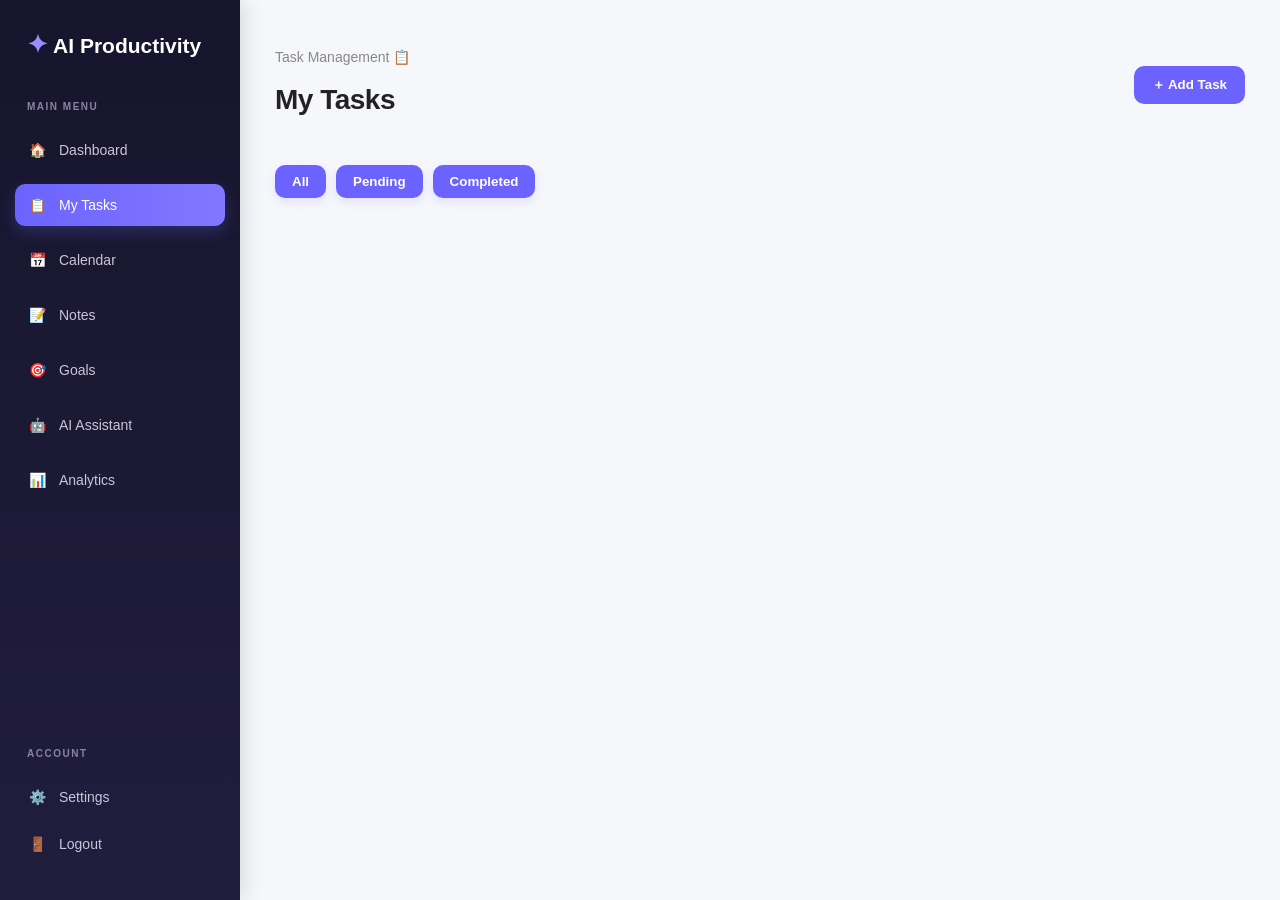
<file: frontend/tasks.html>
<!DOCTYPE html>
<html lang="en">

<head>
    <meta charset="UTF-8">
    <meta name="viewport" content="width=device-width, initial-scale=1.0">
    <title>My Tasks - AI Productivity Assistant</title>
    <link rel="stylesheet" href="style.css">
</head>

<body class="dashboard-page">

<aside class="sidebar">

    <div class="dash-logo">
        <span>✦</span> AI Productivity
    </div>

    <div class="menu-title">MAIN MENU</div>

    <nav>

        <a href="dashboard.html">
            🏠 <span>Dashboard</span>
        </a>

        <a href="tasks.html" class="active">
            📋 <span>My Tasks</span>
        </a>

        <a href="calendar.html">
            📅 <span>Calendar</span>
        </a>

        <a href="notes.html">
            📝 <span>Notes</span>
        </a>

        <a href="goals.html">
            🎯 <span>Goals</span>
        </a>

        <a href="ai-assistant.html">
            🤖 <span>AI Assistant</span>
        </a>

        <a href="analytics.html">
            📊 <span>Analytics</span>
        </a>

    </nav>

    <div class="sidebar-bottom">

        <div class="menu-title">ACCOUNT</div>

        <a href="settings.html">
            ⚙️ <span>Settings</span>
        </a>

        <a href="index.html" class="logout">
            🚪 <span>Logout</span>
        </a>

    </div>

</aside>


<main class="dashboard-main">

    <header class="dashboard-header">

        <div>
            <p class="small-text">Task Management 📋</p>
            <h1>My Tasks</h1>
        </div>

        <button onclick="openTaskForm()">＋ Add Task</button>

    </header>


    <div class="task-filters">

        <button onclick="showAll()">All</button>
        <button onclick="showPending()">Pending</button>
        <button onclick="showCompleted()">Completed</button>

    </div>


    <section class="task-section" id="taskList"></section>


</main>


<!-- Add Task Popup -->

<div class="task-modal" id="taskModal">

    <div class="task-form">

        <div class="form-top">
            <div>
                <p class="small-text">Stay organized ✨</p>
                <h2>Create New Task</h2>
            </div>

            <button class="close-btn" onclick="closeTaskForm()">×</button>
        </div>

        <label>Task Name</label>
        <input
            type="text"
            id="taskName"
            placeholder="What do you need to do?"
        >

        <label>Priority</label>
        <select id="taskPriority">
            <option value="High">🔴 High</option>
            <option value="Medium" selected>🟡 Medium</option>
            <option value="Low">🟢 Low</option>
        </select>

        <label>Due Date</label>
        <input
            type="date"
            id="taskDate"
        >

        <div class="form-buttons">
            <button class="cancel-btn" onclick="closeTaskForm()">
                Cancel
            </button>

            <button class="save-btn" onclick="saveTask()">
                ✓ Add Task
            </button>
        </div>

    </div>

</div>


<script>

let tasks = [];

function getUserId() {

    let user = JSON.parse(localStorage.getItem("user"));

    return user ? user.id : 1;
}


async function loadTasks() {

    try {

        let response = await fetch(
            "https://ai-powered-personal-productivity.onrender.com/api/tasks?user_id=" + getUserId()
        );

        tasks = await response.json();

        displayTasks();

    } catch (error) {

        alert("Backend connection failed!");

        console.log(error);
    }
}


function displayTasks(list = tasks) {

    let taskList = document.getElementById("taskList");

    taskList.innerHTML = "";

    list.forEach(function(task, index) {

        let card = document.createElement("div");

        card.className = "task-card";

        card.style.opacity = task.completed ? "0.5" : "1";

        card.innerHTML = `
            <input type="checkbox"
            ${task.completed ? "checked" : ""}
            onchange="completeTask(${index})">

            <div>
                <h3 style="text-decoration:${task.completed ? "line-through" : "none"}">
                    ${task.name}
                </h3>

                <p>${task.priority} Priority</p>

                <small>📅 Due: ${task.due_date || "Not set"}</small>
            </div>

            <button onclick="deleteTask(${index})">🗑️</button>
        `;

        taskList.appendChild(card);
    });
}


/* Open Popup */

function openTaskForm() {

    document.getElementById("taskModal").style.display = "flex";

}


/* Close Popup */

function closeTaskForm() {

    document.getElementById("taskModal").style.display = "none";

}


/* Save Task */

async function saveTask() {

    let name = document.getElementById("taskName").value.trim();

    let priority = document.getElementById("taskPriority").value;

    let date = document.getElementById("taskDate").value;


    if (!name) {

        alert("Please enter task name.");

        return;
    }


    if (!date) {

        date = "Not set";

    } else {

        let parts = date.split("-");

        date = parts[2] + "/" + parts[1] + "/" + parts[0];

    }


    try {

        let response = await fetch(
            "https://ai-powered-personal-productivity.onrender.com/api/tasks",
            {
                method: "POST",

                headers: {
                    "Content-Type": "application/json"
                },

                body: JSON.stringify({
                    user_id: getUserId(),
                    name: name,
                    priority: priority,
                    due_date: date
                })
            }
        );


        if (response.ok) {

            closeTaskForm();

            document.getElementById("taskName").value = "";

            document.getElementById("taskDate").value = "";

            loadTasks();

        } else {

            alert("Task could not be added.");

        }

    } catch (error) {

        alert("Backend connection failed!");

    }
}


/* Complete Task */

async function completeTask(index) {

    let task = tasks[index];

    try {

        await fetch(
            "https://ai-powered-personal-productivity.onrender.com/api/tasks/" + task.id,
            {
                method: "PUT",

                headers: {
                    "Content-Type": "application/json"
                },

                body: JSON.stringify({
                    completed: !task.completed
                })
            }
        );

        loadTasks();

    } catch (error) {

        alert("Backend connection failed!");

    }
}


/* Delete Task */

async function deleteTask(index) {

    let task = tasks[index];

    try {

        await fetch(
            "https://ai-powered-personal-productivity.onrender.com/api/tasks/" + task.id,
            {
                method: "DELETE"
            }
        );

        loadTasks();

    } catch (error) {

        alert("Backend connection failed!");

    }
}


function showAll() {

    displayTasks(tasks);

}


function showPending() {

    let pending = tasks.filter(function(task) {

        return !task.completed;

    });

    displayTasks(pending);

}


function showCompleted() {

    let completed = tasks.filter(function(task) {

        return task.completed;

    });

    displayTasks(completed);

}


loadTasks();

</script>

</body>

</html>
</file>
<file: frontend/style.css>
/* =========================================================
   AI PRODUCTIVITY ASSISTANT
   MAIN STYLE SHEET
   ========================================================= */


/* =========================
   GLOBAL
   ========================= */

* {
    box-sizing: border-box;
}

html,
body {
    margin: 0;
    padding: 0;
    max-width: 100%;
    overflow-x: hidden;
    font-family: Arial, sans-serif;
}

body {
    background: #f6f7fb;
    color: #222;
}

button {
    border: none;
    border-radius: 10px;
    padding: 10px 18px;
    cursor: pointer;
    font-weight: 600;
    transition: 0.2s ease;
}

button:hover {
    transform: translateY(-2px);
}

input,
select,
textarea {
    border-radius: 10px;
    border: 1px solid #ddd9f2;
    font-family: inherit;
}

input:focus,
select:focus,
textarea:focus {
    outline: none;
    border-color: #6c63ff;
    box-shadow: 0 0 0 3px rgba(108, 99, 255, 0.1);
}


/* =========================
   OLD HOME / HERO
   ========================= */

.hero {
    padding: 80px 20px 40px;
}

.hero h1 {
    font-size: 40px;
}

.hero p {
    font-size: 18px;
}

.features {
    display: flex;
    justify-content: center;
    gap: 25px;
}

.features div {
    background: white;
    padding: 25px;
    width: 180px;
    border-radius: 12px;
}


/* =========================
   AUTH PAGES
   ========================= */

.auth-page {
    min-height: 100vh;
    display: flex;
    align-items: center;
    justify-content: center;
    background: #f5f3ff;
    padding: 20px;
}

.auth-box {
    width: 420px;
    background: white;
    padding: 40px;
    border-radius: 20px;
    box-shadow: 0 20px 60px rgba(0, 0, 0, 0.12);
}

.auth-logo {
    text-align: center;
    color: #6c4cff;
    font-size: 20px;
    font-weight: bold;
    margin-bottom: 30px;
}

.auth-box h1 {
    text-align: center;
    margin-bottom: 10px;
}

.auth-box > p {
    text-align: center;
    color: #777;
    margin-bottom: 25px;
}

.auth-box form {
    display: flex;
    flex-direction: column;
}

.auth-box label {
    font-size: 14px;
    font-weight: bold;
    margin-bottom: 7px;
}

.auth-box input {
    padding: 13px;
    margin-bottom: 18px;
    font-size: 14px;
}

.auth-btn {
    width: 100%;
    margin-top: 5px;
}

.auth-bottom {
    font-size: 14px;
    margin-top: 20px;
    text-align: center;
}

.auth-bottom a {
    color: #6c4cff;
    font-weight: bold;
    text-decoration: none;
}

.back-home {
    display: block;
    text-align: center;
    margin-top: 25px;
    color: #666;
    text-decoration: none;
    font-size: 14px;
}


/* =========================
   DASHBOARD LAYOUT
   ========================= */

.dashboard-page {
    display: flex;
    background: #f6f7fb;
    text-align: left;
}


/* =========================
   SIDEBAR
   ========================= */

.sidebar {
    width: 240px;
    height: 100vh;
    position: fixed;
    left: 0;
    top: 0;
    padding: 25px 15px;
    background: linear-gradient(180deg, #17152d, #211d3d);
    color: white;
    box-shadow: 4px 0 20px rgba(0, 0, 0, 0.12);
    z-index: 100;
}

.dash-logo {
    color: white;
    font-size: 21px;
    font-weight: 700;
    padding: 5px 12px 30px;
}

.dash-logo span {
    color: #9b8cff;
    font-size: 25px;
}

.menu-title {
    font-size: 10px;
    color: #88839f;
    letter-spacing: 1.5px;
    padding: 12px;
    font-weight: 700;
}

.sidebar nav {
    display: flex;
    flex-direction: column;
    gap: 3px;
}

.sidebar nav a,
.sidebar-bottom a {
    display: flex;
    align-items: center;
    gap: 13px;
    color: #c9c6d8;
    text-decoration: none;
    padding: 13px 14px;
    margin: 5px 0;
    border-radius: 10px;
    transition: 0.25s;
    font-size: 14px;
}

.sidebar nav a:hover,
.sidebar-bottom a:hover {
    background: rgba(155, 140, 255, 0.14);
    color: white;
    transform: translateX(3px);
}

.sidebar nav a.active {
    background: linear-gradient(90deg, #6c63ff, #8178ff);
    color: white;
    box-shadow: 0 6px 15px rgba(108, 99, 255, 0.25);
}

.sidebar-bottom {
    position: absolute;
    bottom: 30px;
    left: 15px;
    right: 15px;
}

.sidebar-bottom .logout:hover {
    background: rgba(255, 80, 100, 0.12);
    color: #ff8d9c;
}


/* =========================
   MAIN CONTENT
   ========================= */

.dashboard-main {
    margin-left: 240px;
    width: calc(100% - 240px);
    padding: 35px;
    overflow-x: hidden;
}


/* =========================
   DASHBOARD HEADER
   ========================= */

.dashboard-header {
    display: flex;
    justify-content: space-between;
    align-items: center;
    margin-bottom: 30px;
}

.small-text {
    color: #888;
    font-size: 14px;
    margin-bottom: 6px;
}

.dashboard-header h1 {
    font-size: 28px;
    letter-spacing: -0.5px;
}

.dashboard-header a {
    text-decoration: none;
}

.dashboard-header button {
    background: #6c63ff;
    color: white;
    padding: 10px 18px;
    margin-left: 8px;
}

.dashboard-header button:hover {
    background: #5548d9;
}


/* =========================
   USER LOGO
   ========================= */

.header-actions {
    display: flex;
    align-items: center;
    gap: 8px;
}

.gp-logo {
    width: 42px;
    height: 42px;
    border-radius: 50%;
    background: #6c63ff;
    color: white;
    display: flex;
    align-items: center;
    justify-content: center;
    font-weight: bold;
}


/* =========================
   STATS
   ========================= */

.stats {
    display: grid;
    grid-template-columns: repeat(4, 1fr);
    gap: 18px;
    margin-bottom: 25px;
}

.stat-card {
    position: relative;
    overflow: hidden;
    background: white;
    padding: 22px;
    border: 1px solid #eeeef5;
    border-radius: 16px;
    box-shadow: 0 4px 18px rgba(30, 25, 70, 0.06);
    transition: 0.25s ease;
}

.stat-card:hover {
    transform: translateY(-3px);
    box-shadow: 0 10px 28px rgba(30, 25, 70, 0.10);
}

.stat-card span {
    display: inline-flex;
    width: 42px;
    height: 42px;
    align-items: center;
    justify-content: center;
    border-radius: 12px;
    background: #f1efff;
    font-size: 20px;
}

.stat-card p {
    color: #77758a;
    font-size: 13px;
    margin: 12px 0 5px;
}

.stat-card h2 {
    font-size: 28px;
    margin: 8px 0 0;
}


/* =========================
   DASHBOARD GRID
   ========================= */

.dashboard-grid {
    display: grid;
    grid-template-columns: 2fr 1fr;
    gap: 20px;
    margin-bottom: 20px;
}

.dash-card {
    background: white;
    border: 1px solid #eeeef5;
    border-radius: 16px;
    padding: 25px;
    box-shadow: 0 4px 18px rgba(30, 25, 70, 0.06);
    transition: 0.25s ease;
}

.dash-card:hover {
    transform: translateY(-3px);
    box-shadow: 0 10px 28px rgba(30, 25, 70, 0.10);
}


/* =========================
   CARD HEADING
   ========================= */

.card-heading {
    display: flex;
    justify-content: space-between;
    align-items: center;
    margin-bottom: 20px;
}

.card-heading h2 {
    font-size: 19px;
}

.card-heading span {
    color: #8a8798;
    font-size: 13px;
}

.card-heading button,
.ai-card button {
    background: #6c63ff;
    color: white;
    padding: 9px 15px;
}


/* =========================
   DASHBOARD TASKS
   ========================= */

.dash-task {
    display: flex;
    align-items: center;
    gap: 14px;
    padding: 15px 0;
    border-bottom: 1px solid #eee;
}

.dash-task > span {
    font-size: 22px;
    color: #777;
}

.dash-task.done > span {
    color: #6c63ff;
}

.dash-task b {
    display: block;
    font-size: 14px;
}

.dash-task small {
    display: block;
    color: #888;
    margin-top: 5px;
}


/* =========================
   AI CARD
   ========================= */

.ai-card {
    background: #f5f2ff;
}

.ai-icon {
    width: 52px;
    height: 52px;
    border-radius: 14px;
    background: #f1efff;
    display: flex;
    align-items: center;
    justify-content: center;
    font-size: 25px;
    margin-bottom: 15px;
}

.ai-card h2 {
    margin-bottom: 12px;
}

.ai-card p {
    color: #666;
    font-size: 14px;
    line-height: 1.6;
    margin-bottom: 25px;
}


/* =========================
   TASK CARDS
   ========================= */

.task-card {
    display: flex;
    align-items: center;
    gap: 16px;
    margin-bottom: 15px;
    padding: 20px;
    background: white;
    border: 1px solid #eeeef5;
    border-radius: 16px;
    box-shadow: 0 4px 18px rgba(30, 25, 70, 0.06);
    transition: 0.25s ease;
}

.task-card:hover {
    transform: translateY(-3px);
    box-shadow: 0 10px 28px rgba(30, 25, 70, 0.10);
}

.task-card > div {
    flex: 1;
}

.task-card h3 {
    font-size: 16px;
    font-weight: 650;
}

.task-card p,
.task-card small {
    color: #77758a;
}


/* =========================
   DELETE TASK BUTTON
   ========================= */

.task-card > button {
    margin-left: auto;
    flex-shrink: 0;
    width: 38px;
    height: 38px;
    padding: 0;
    border-radius: 10px;
    background: #6c63ff;
    color: white;
    font-size: 17px;
    display: flex;
    align-items: center;
    justify-content: center;
    box-shadow: 0 4px 10px rgba(108, 99, 255, 0.2);
}

.task-card > button:hover {
    background: #5548d9;
}


/* =========================
   TASK FILTERS
   ========================= */

.task-filters {
    display: flex;
    gap: 10px;
    margin: 20px 0;
}

.task-filters button {
    background: #6c63ff;
    color: white;
    padding: 9px 17px;
    box-shadow: 0 4px 10px rgba(108, 99, 255, 0.15);
}

.task-filters button:hover {
    background: #5548d9;
}


/* =========================
   PROGRESS BAR
   ========================= */

.progress-box {
    display: flex;
    align-items: center;
    gap: 12px;
    margin: 12px 0;
}

.progress-bar {
    width: 250px;
    height: 10px;
    background: #eee;
    border-radius: 10px;
    overflow: hidden;
}

.progress-fill {
    height: 100%;
    background: #6c4cff;
    border-radius: 10px;
}

.progress-box span {
    font-weight: bold;
    color: #6c4cff;
}


/* =========================
   GOAL PROGRESS
   ========================= */

.goal-progress-box {
    display: flex;
    align-items: center;
    gap: 14px;
    margin-top: 15px;
}

.goal-progress-box button {
    width: 32px;
    height: 32px;
    padding: 0;
    border-radius: 9px;
    background: #6c63ff;
    color: white;
    font-size: 20px;
}

.goal-progress-box button:hover {
    background: #5548d9;
}

.progress-ring {
    width: 72px;
    height: 72px;
    border-radius: 50%;
    background: conic-gradient(
        #6c63ff var(--progress),
        #eeeefa var(--progress)
    );
    display: flex;
    align-items: center;
    justify-content: center;
    position: relative;
}

.progress-ring::after {
    content: "";
    position: absolute;
    width: 56px;
    height: 56px;
    background: white;
    border-radius: 50%;
}

.progress-ring span {
    position: relative;
    z-index: 1;
    font-size: 14px;
    font-weight: 700;
}


/* =========================
   MODAL / FORM
   ========================= */

.task-modal {
    display: none;
    position: fixed;
    inset: 0;
    background: rgba(0, 0, 0, 0.45);
    align-items: center;
    justify-content: center;
    z-index: 1000;
}

.task-form {
    background: white;
    width: 420px;
    max-width: 92%;
    padding: 28px;
    border-radius: 18px;
    box-shadow: 0 15px 40px rgba(0, 0, 0, 0.2);
}

.form-top {
    display: flex;
    justify-content: space-between;
    align-items: center;
    margin-bottom: 20px;
}

.form-top h2 {
    margin: 4px 0 0;
}

.close-btn {
    background: #f1f1f1 !important;
    color: #333 !important;
    width: 38px;
    height: 38px;
    padding: 0;
    border-radius: 50%;
    font-size: 24px;
}

.task-form label {
    display: block;
    margin: 14px 0 7px;
    font-weight: 600;
}

.task-form input,
.task-form select,
.task-form textarea {
    width: 100%;
    padding: 12px;
    font-size: 14px;
    border: 1px solid #ddd;
}

.task-form textarea {
    min-height: 130px;
    resize: vertical;
}

.form-buttons {
    display: flex;
    justify-content: flex-end;
    gap: 10px;
    margin-top: 24px;
}

.cancel-btn {
    background: #eeeeee !important;
    color: #333 !important;
}

.save-btn {
    background: #6c63ff !important;
    color: white !important;
}


/* =========================
   PRODUCTIVITY CHART
   ========================= */

.productivity {
    min-height: 260px;
    margin-top: 20px;
}

.bars {
    height: 180px;
    display: flex;
    justify-content: center;
    align-items: flex-end;
    gap: 80px;
    border-bottom: 1px solid #ddd;
}

.bars > div {
    height: 100%;
    display: flex;
    flex-direction: column;
    justify-content: flex-end;
    align-items: center;
    gap: 10px;
}

.bars i {
    display: block;
    width: 55px;
    min-height: 4px;
    background: #6c63ff;
    border-radius: 10px 10px 4px 4px;
    transition: height 0.5s ease;
}

.bars small {
    color: #77758a;
    font-weight: 600;
}

.bars i:nth-child(2) {
    background: #9b94ff;
}


/* =========================
   ANALYTICS
   ========================= */

.analytics-insight {
    display: flex;
    align-items: center;
    gap: 18px;
    padding: 24px;
    margin-top: 20px;
    border-left: 4px solid #6c63ff;
}

.analytics-insight h2 {
    margin-bottom: 6px;
}

.analytics-insight p {
    color: #77758a;
    line-height: 1.6;
}

#productivityScore {
    color: #6c63ff;
}


/* =========================
   MOBILE
   ========================= */

@media (max-width: 800px) {

    .sidebar {
        width: 70px;
    }

    .dash-logo {
        font-size: 0;
    }

    .dash-logo span {
        font-size: 25px;
    }

    .sidebar nav a,
    .sidebar-bottom a {
        font-size: 0;
        justify-content: center;
    }

    .sidebar nav a:first-letter,
    .sidebar-bottom a:first-letter {
        font-size: 20px;
    }

    .dashboard-main {
        margin-left: 70px;
        width: calc(100% - 70px);
        padding: 20px;
    }

    .stats {
        grid-template-columns: repeat(2, 1fr);
    }

    .dashboard-grid {
        grid-template-columns: 1fr;
    }

    .bars {
        gap: 35px;
    }
}


/* =========================
   SMALL MOBILE
   ========================= */

@media (max-width: 500px) {

    .auth-box {
        width: 100%;
        padding: 28px 22px;
    }

    .stats {
        grid-template-columns: 1fr;
    }

    .dashboard-header {
        align-items: flex-start;
    }

    .dashboard-header h1 {
        font-size: 23px;
    }

    .task-form {
        padding: 22px;
    }

    .task-filters {
        flex-wrap: wrap;
    }

    .bars {
        gap: 20px;
    }

    .bars i {
        width: 40px;
    }
}
.profile-link {
    text-decoration: none;
    display: flex;
    align-items: center;
}

.profile-link .gp-logo {
    cursor: pointer;
}

.profile-link .gp-logo:hover {
    transform: scale(1.06);
    box-shadow: 0 5px 15px rgba(108, 99, 255, 0.25);
}
</file>
